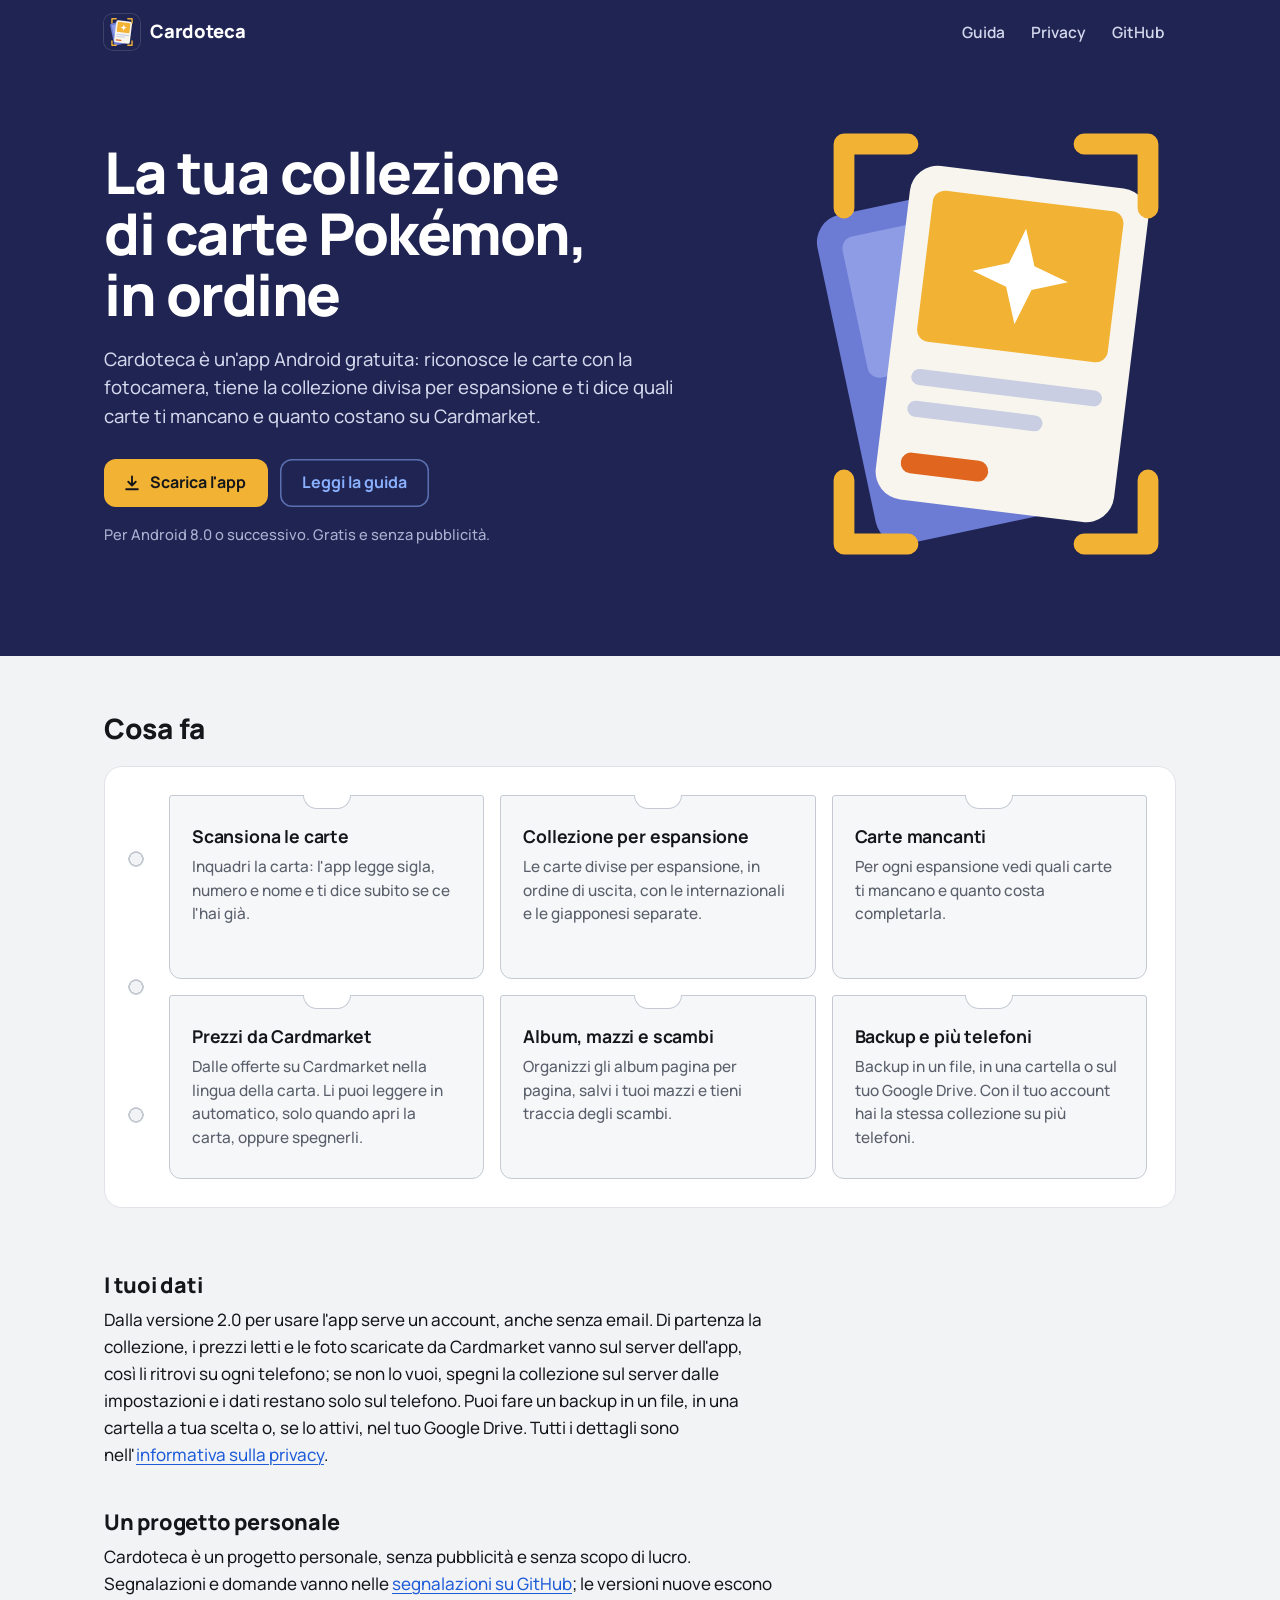
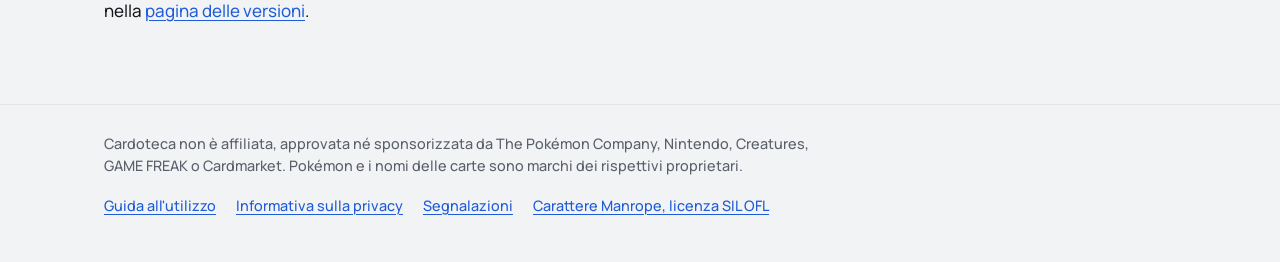
<file: docs/index.html>
<!doctype html>
<html lang="it">
<head>
<meta charset="utf-8">
<meta name="viewport" content="width=device-width, initial-scale=1">
<title>Cardoteca, app Android per la collezione di carte Pokémon</title>
<meta name="description" content="Cardoteca, app Android gratuita per la collezione di carte Pokémon.">
<meta name="theme-color" content="#1F2452">
<link rel="icon" href="icon.svg" type="image/svg+xml">
<link rel="preload" href="manrope.woff2" as="font" type="font/woff2" crossorigin>
<link rel="stylesheet" href="style.css">
</head>
<body>
<header class="band">
<div class="wrap topbar">
<a class="brand" href="index.html"><img src="icon.svg" alt="" width="36" height="36"><span>Cardoteca</span></a>
<nav class="links" aria-label="Pagine">
<a href="guida.html">Guida</a>
<a href="privacy.html">Privacy</a>
<a href="https://github.com/Pizz089/Cardoteca">GitHub</a>
</nav>
</div>
<div class="wrap hero">
<svg class="hero-art" viewBox="28 24 50 60" aria-hidden="true" focusable="false">
<g transform="rotate(-12 50 56)">
<path fill="#6C7BD4" d="M38.5,35 H61.5 A3.5,3.5 0 0 1 65,38.5 V73.5 A3.5,3.5 0 0 1 61.5,77 H38.5 A3.5,3.5 0 0 1 35,73.5 V38.5 A3.5,3.5 0 0 1 38.5,35 Z"/>
<path fill="#8E9CE6" d="M39.5,38 H60.5 A1.5,1.5 0 0 1 62,39.5 V54.5 A1.5,1.5 0 0 1 60.5,56 H39.5 A1.5,1.5 0 0 1 38,54.5 V39.5 A1.5,1.5 0 0 1 39.5,38 Z"/>
</g>
<g transform="rotate(7 56 54)">
<path fill="#F7F5EE" d="M44.5,33 H67.5 A3.5,3.5 0 0 1 71,36.5 V71.5 A3.5,3.5 0 0 1 67.5,75 H44.5 A3.5,3.5 0 0 1 41,71.5 V36.5 A3.5,3.5 0 0 1 44.5,33 Z"/>
<path fill="#F2B233" d="M45.5,36 H66.5 A1.5,1.5 0 0 1 68,37.5 V53.5 A1.5,1.5 0 0 1 66.5,55 H45.5 A1.5,1.5 0 0 1 44,53.5 V37.5 A1.5,1.5 0 0 1 45.5,36 Z"/>
<path fill="#FFFFFF" d="M56,39.5 L57.6,44 L62,45.5 L57.6,47 L56,51.5 L54.4,47 L50,45.5 L54.4,44 Z"/>
<path fill="#C9CEE2" d="M45,58.5 H67 A1,1 0 0 1 68,59.5 V59.5 A1,1 0 0 1 67,60.5 H45 A1,1 0 0 1 44,59.5 V59.5 A1,1 0 0 1 45,58.5 Z"/>
<path fill="#C9CEE2" d="M45,62.5 H60 A1,1 0 0 1 61,63.5 V63.5 A1,1 0 0 1 60,64.5 H45 A1,1 0 0 1 44,63.5 V63.5 A1,1 0 0 1 45,62.5 Z"/>
<path fill="#E0661F" d="M45.3,69 H53.7 A1.3,1.3 0 0 1 55,70.3 V70.3 A1.3,1.3 0 0 1 53.7,71.6 H45.3 A1.3,1.3 0 0 1 44,70.3 V70.3 A1.3,1.3 0 0 1 45.3,69 Z"/>
</g>
<g fill="none" stroke="#F2B233" stroke-width="2.6" stroke-linecap="round" stroke-linejoin="round">
<path d="M35,37 V29 H43"/>
<path d="M65,29 H73 V37"/>
<path d="M73,71 V79 H65"/>
<path d="M43,79 H35 V71"/>
</g>
</svg>
<div class="hero-text">
<h1>La tua collezione di carte Pokémon, in ordine</h1>
<p class="lead">Cardoteca è un'app Android gratuita: riconosce le carte con la fotocamera, tiene la collezione divisa per
espansione e ti dice quali carte ti mancano e quanto costano su Cardmarket.</p>
<p class="actions">
<a class="btn btn-gold" href="https://github.com/Pizz089/Cardoteca/releases/latest"><svg class="btn-icon" viewBox="0 0 24 24" aria-hidden="true" focusable="false"><path d="M12 4v11m0 0-4.5-4.5M12 15l4.5-4.5M5 19.5h14" fill="none" stroke="currentColor" stroke-width="2.2" stroke-linecap="round" stroke-linejoin="round"/></svg>Scarica l'app</a>
<a class="btn btn-ghost" href="guida.html">Leggi la guida</a>
</p>
<p class="req">Per Android 8.0 o successivo. Gratis e senza pubblicità.</p>
</div>
</div>
</header>

<main class="wrap home">
<section class="features" aria-labelledby="cosa-fa">
<h2 id="cosa-fa">Cosa fa</h2>
<ul class="sheet">
<li class="pocket">
<h3>Scansiona le carte</h3>
<p>Inquadri la carta: l'app legge sigla, numero e nome e ti dice subito se ce l'hai già.</p>
</li>
<li class="pocket">
<h3>Collezione per espansione</h3>
<p>Le carte divise per espansione, in ordine di uscita, con le internazionali e le giapponesi separate.</p>
</li>
<li class="pocket">
<h3>Carte mancanti</h3>
<p>Per ogni espansione vedi quali carte ti mancano e quanto costa completarla.</p>
</li>
<li class="pocket">
<h3>Prezzi da Cardmarket</h3>
<p>Dalle offerte su Cardmarket nella lingua della carta. Li puoi leggere in automatico, solo quando apri la carta,
oppure spegnerli.</p>
</li>
<li class="pocket">
<h3>Album, mazzi e scambi</h3>
<p>Organizzi gli album pagina per pagina, salvi i tuoi mazzi e tieni traccia degli scambi.</p>
</li>
<li class="pocket">
<h3>Backup e più telefoni</h3>
<p>Backup in un file, in una cartella o sul tuo Google Drive. Con il tuo account hai la stessa collezione su più
telefoni.</p>
</li>
</ul>
</section>

<section class="prose" aria-labelledby="dati">
<h2 id="dati">I tuoi dati</h2>
<p>Dalla versione 2.0 per usare l'app serve un account, anche senza email. Di partenza la collezione, i prezzi letti e le
foto scaricate da Cardmarket vanno sul server dell'app, così li ritrovi su ogni telefono; se non lo vuoi, spegni la
collezione sul server dalle impostazioni e i dati restano solo sul telefono. Puoi fare un backup in un file,
in una cartella a tua scelta o, se lo attivi, nel tuo Google Drive. Tutti i dettagli sono nell'<a href="privacy.html">informativa
sulla privacy</a>.</p>
</section>

<section class="prose" aria-labelledby="progetto">
<h2 id="progetto">Un progetto personale</h2>
<p>Cardoteca è un progetto personale, senza pubblicità e senza scopo di lucro. Segnalazioni e domande vanno nelle
<a href="https://github.com/Pizz089/Cardoteca/issues">segnalazioni su GitHub</a>; le versioni nuove escono nella
<a href="https://github.com/Pizz089/Cardoteca/releases">pagina delle versioni</a>.</p>
</section>
</main>

<footer class="site-foot">
<div class="wrap">
<p>Cardoteca non è affiliata, approvata né sponsorizzata da The Pokémon Company, Nintendo, Creatures, GAME FREAK o
Cardmarket. Pokémon e i nomi delle carte sono marchi dei rispettivi proprietari.</p>
<nav class="foot-links" aria-label="Altre pagine">
<a href="guida.html">Guida all'utilizzo</a>
<a href="privacy.html">Informativa sulla privacy</a>
<a href="https://github.com/Pizz089/Cardoteca/issues">Segnalazioni</a>
<a href="manrope-OFL.txt">Carattere Manrope, licenza SIL OFL</a>
</nav>
</div>
</footer>
</body>
</html>
</file>
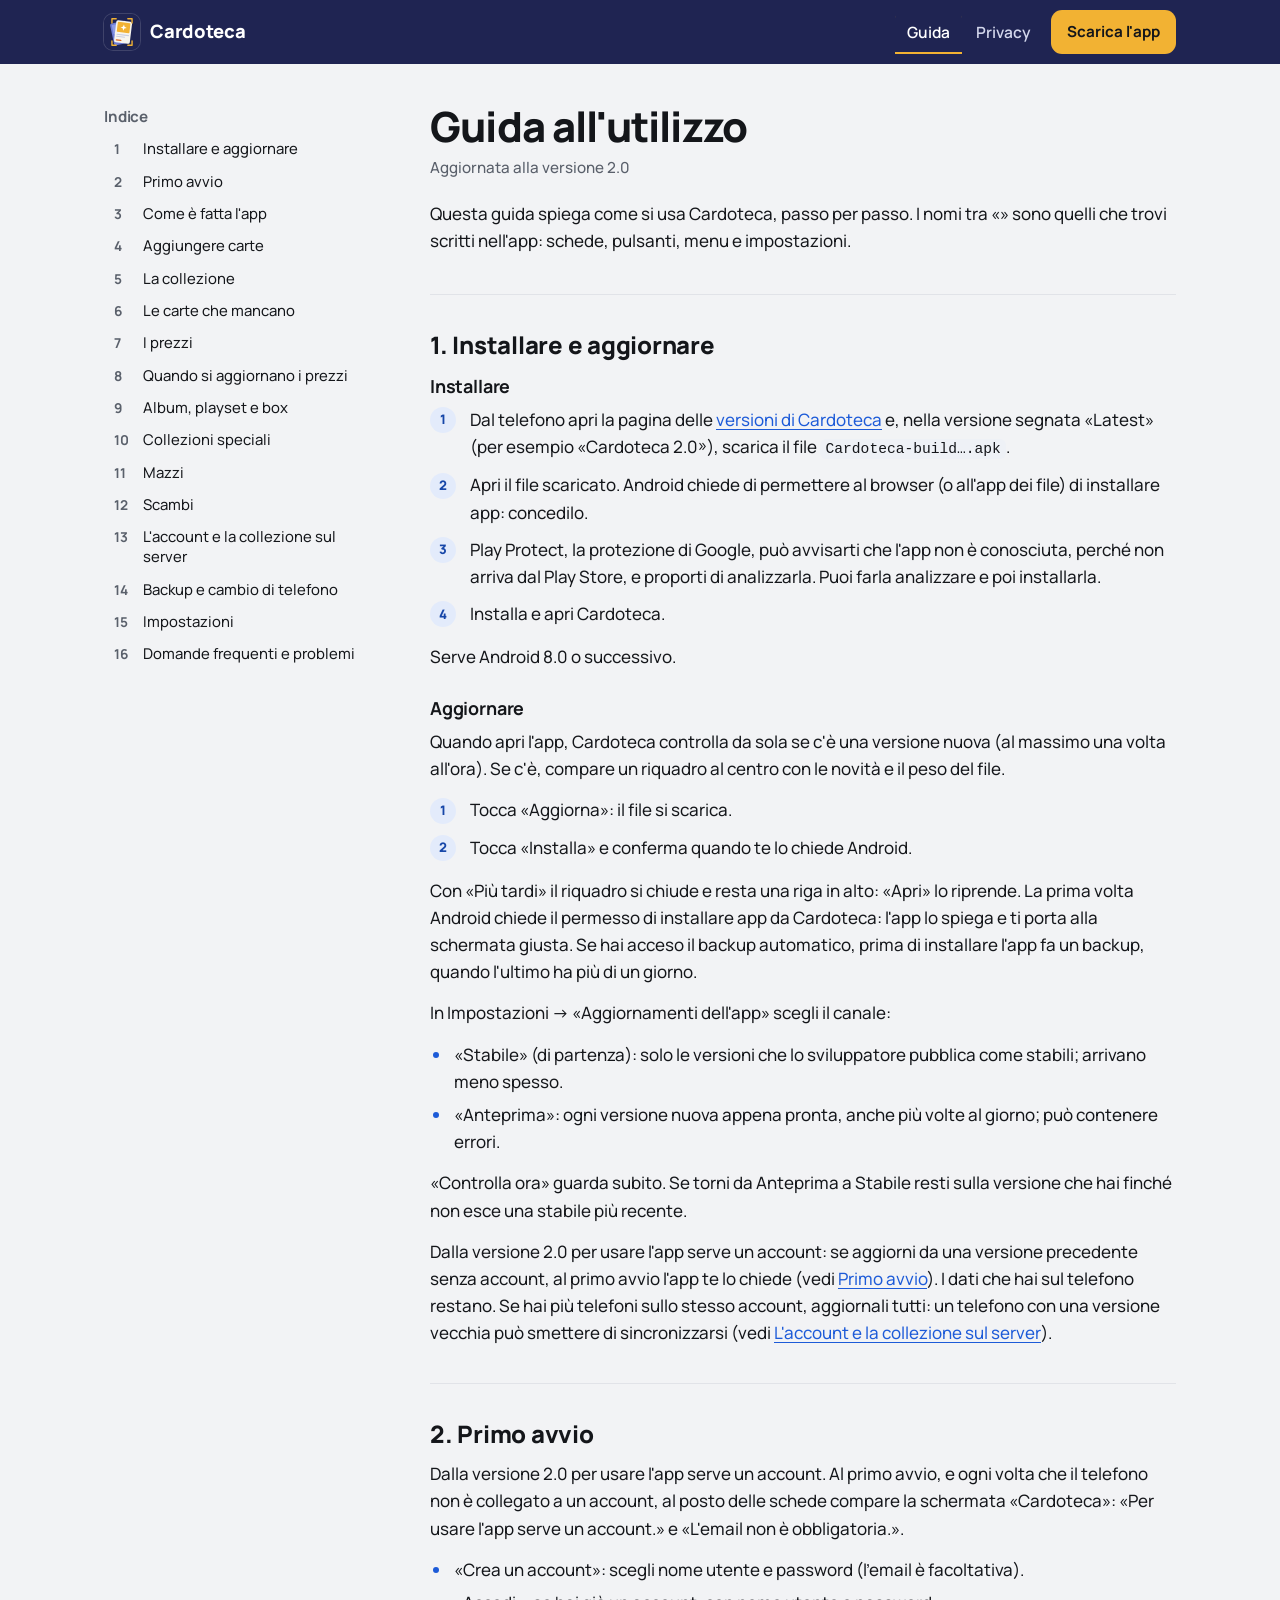
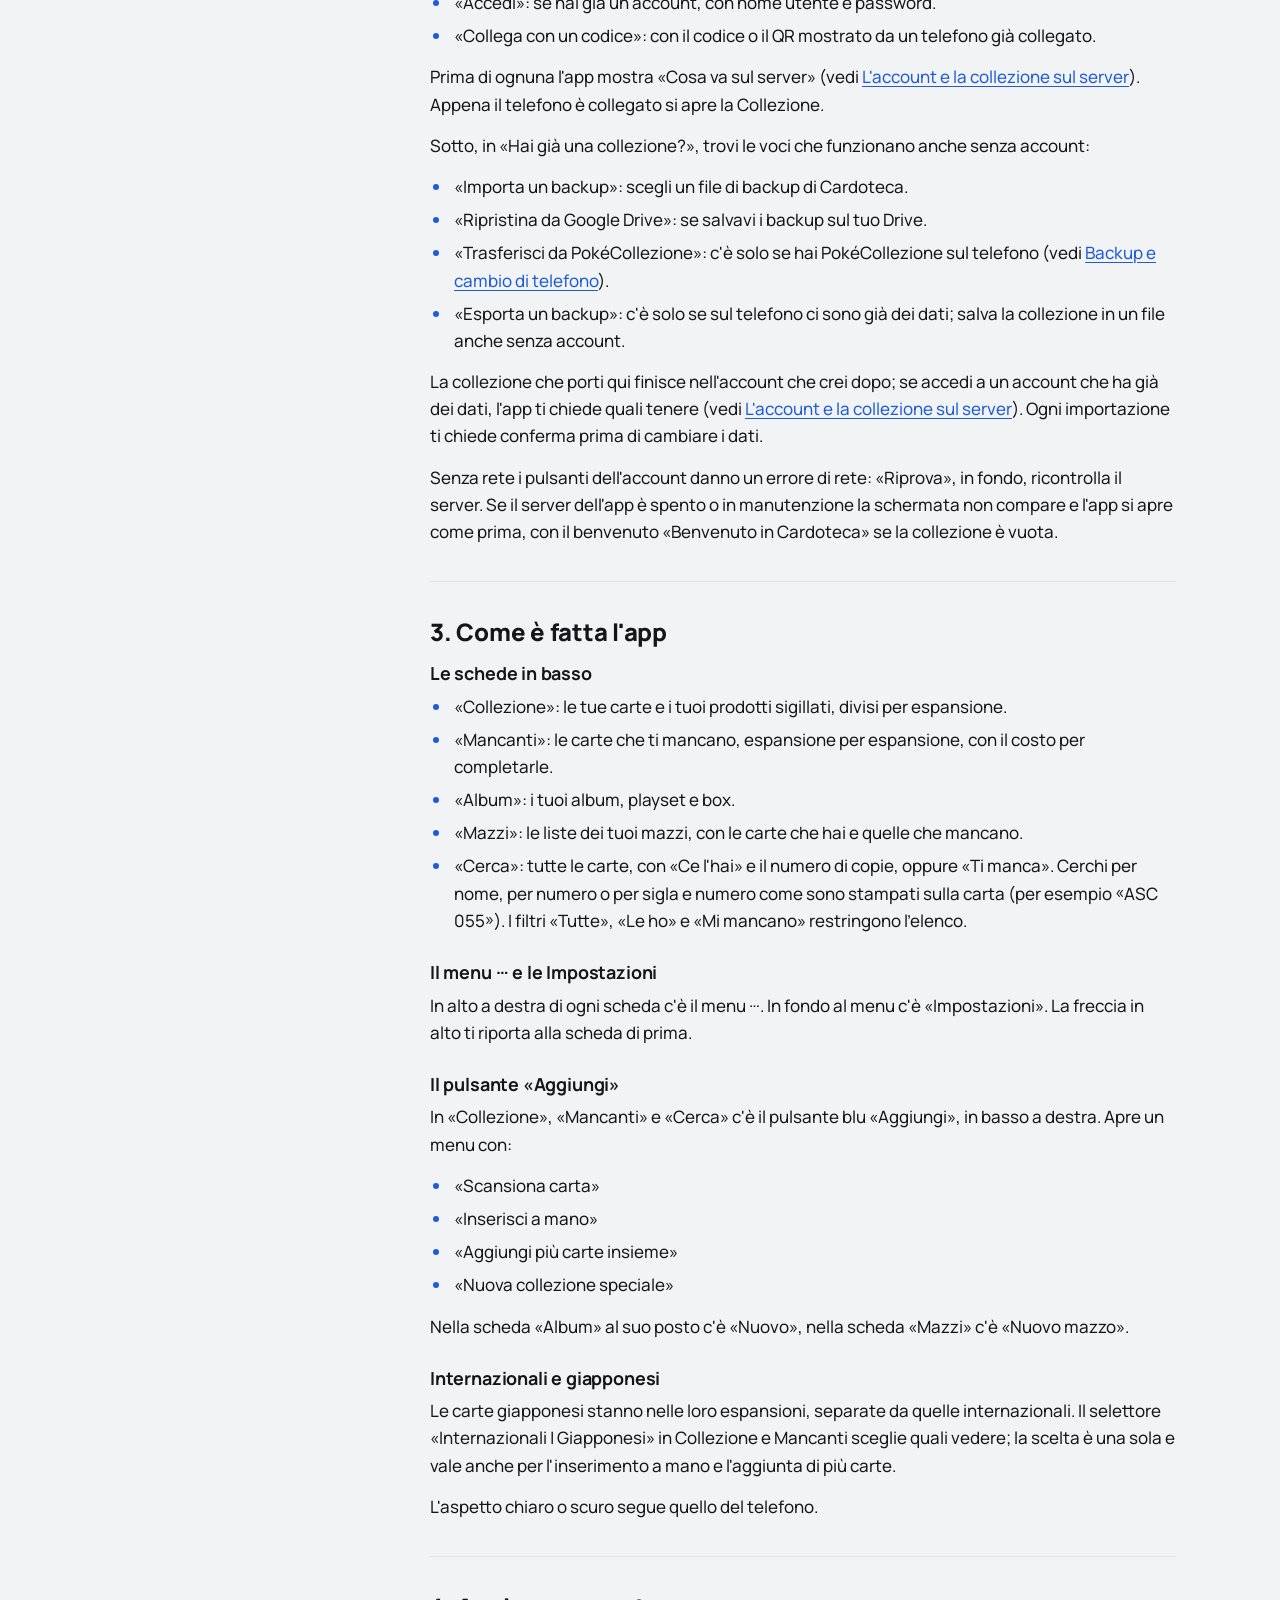
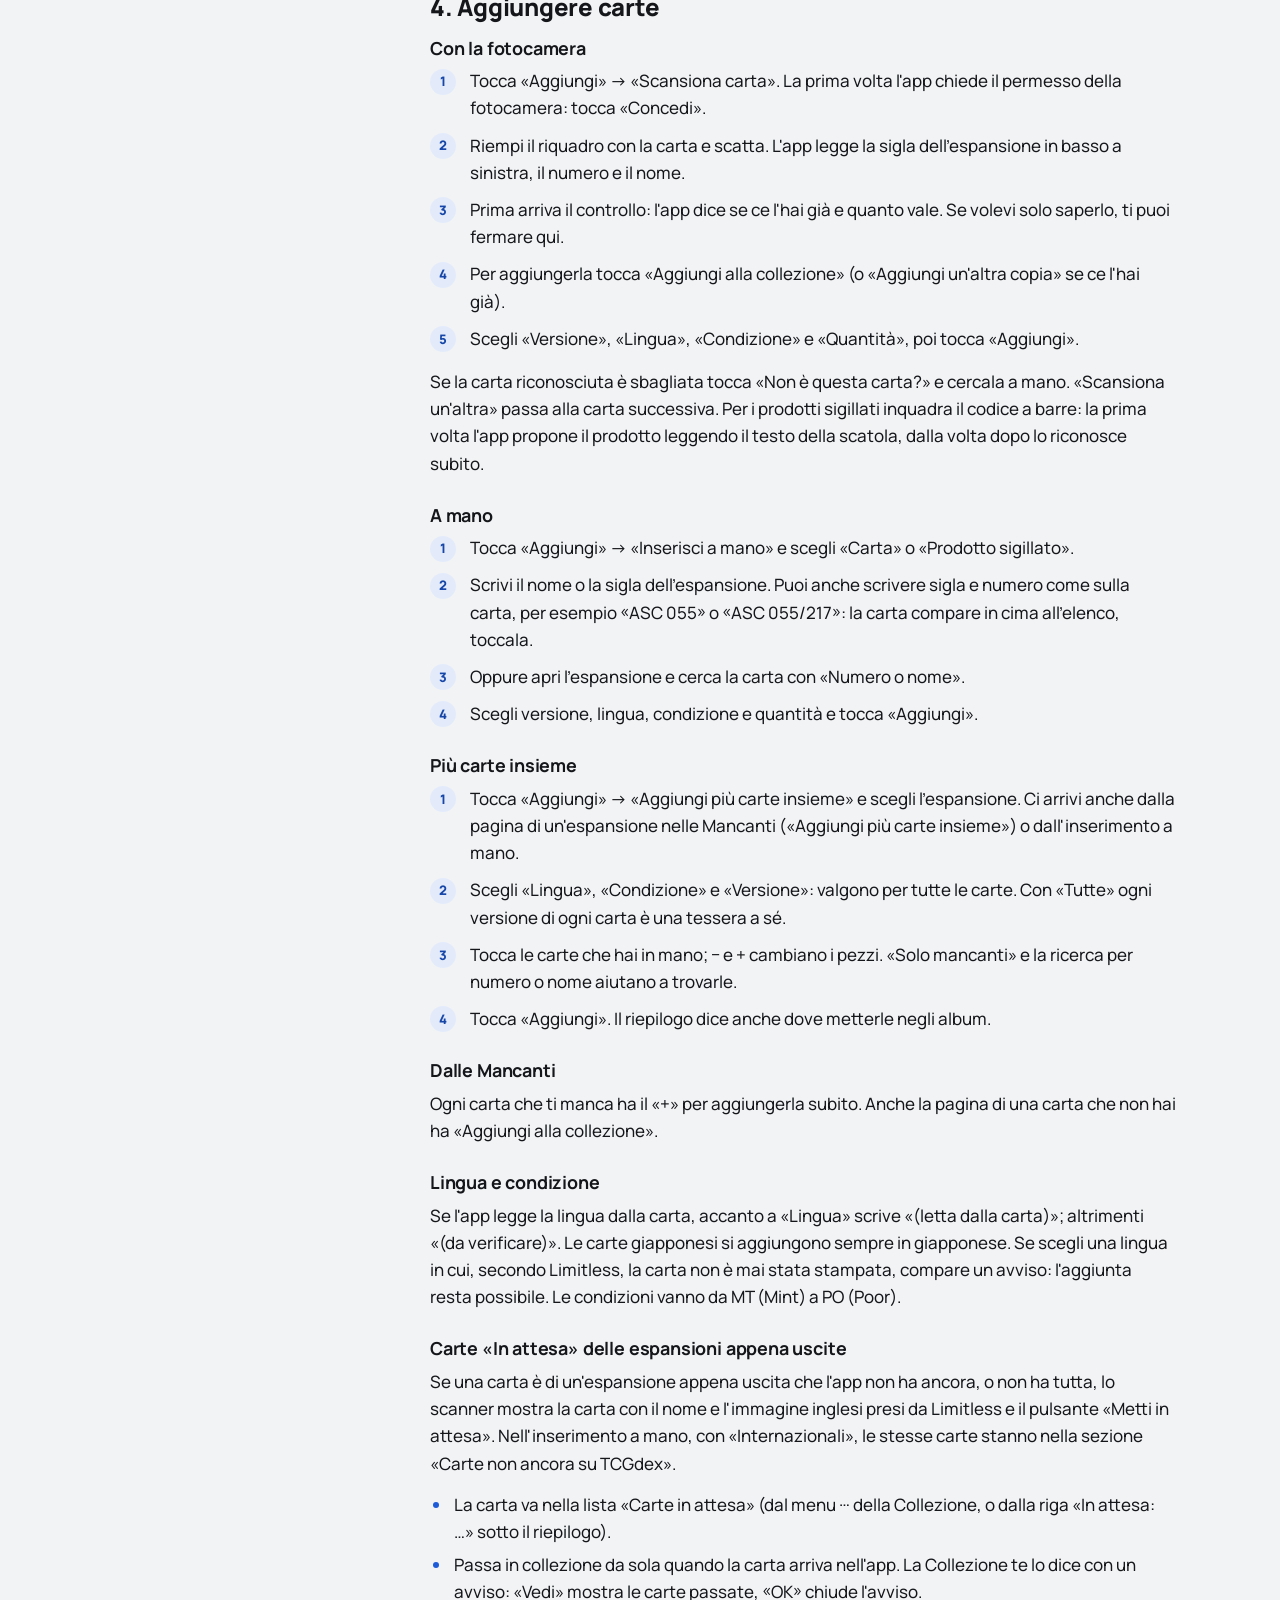
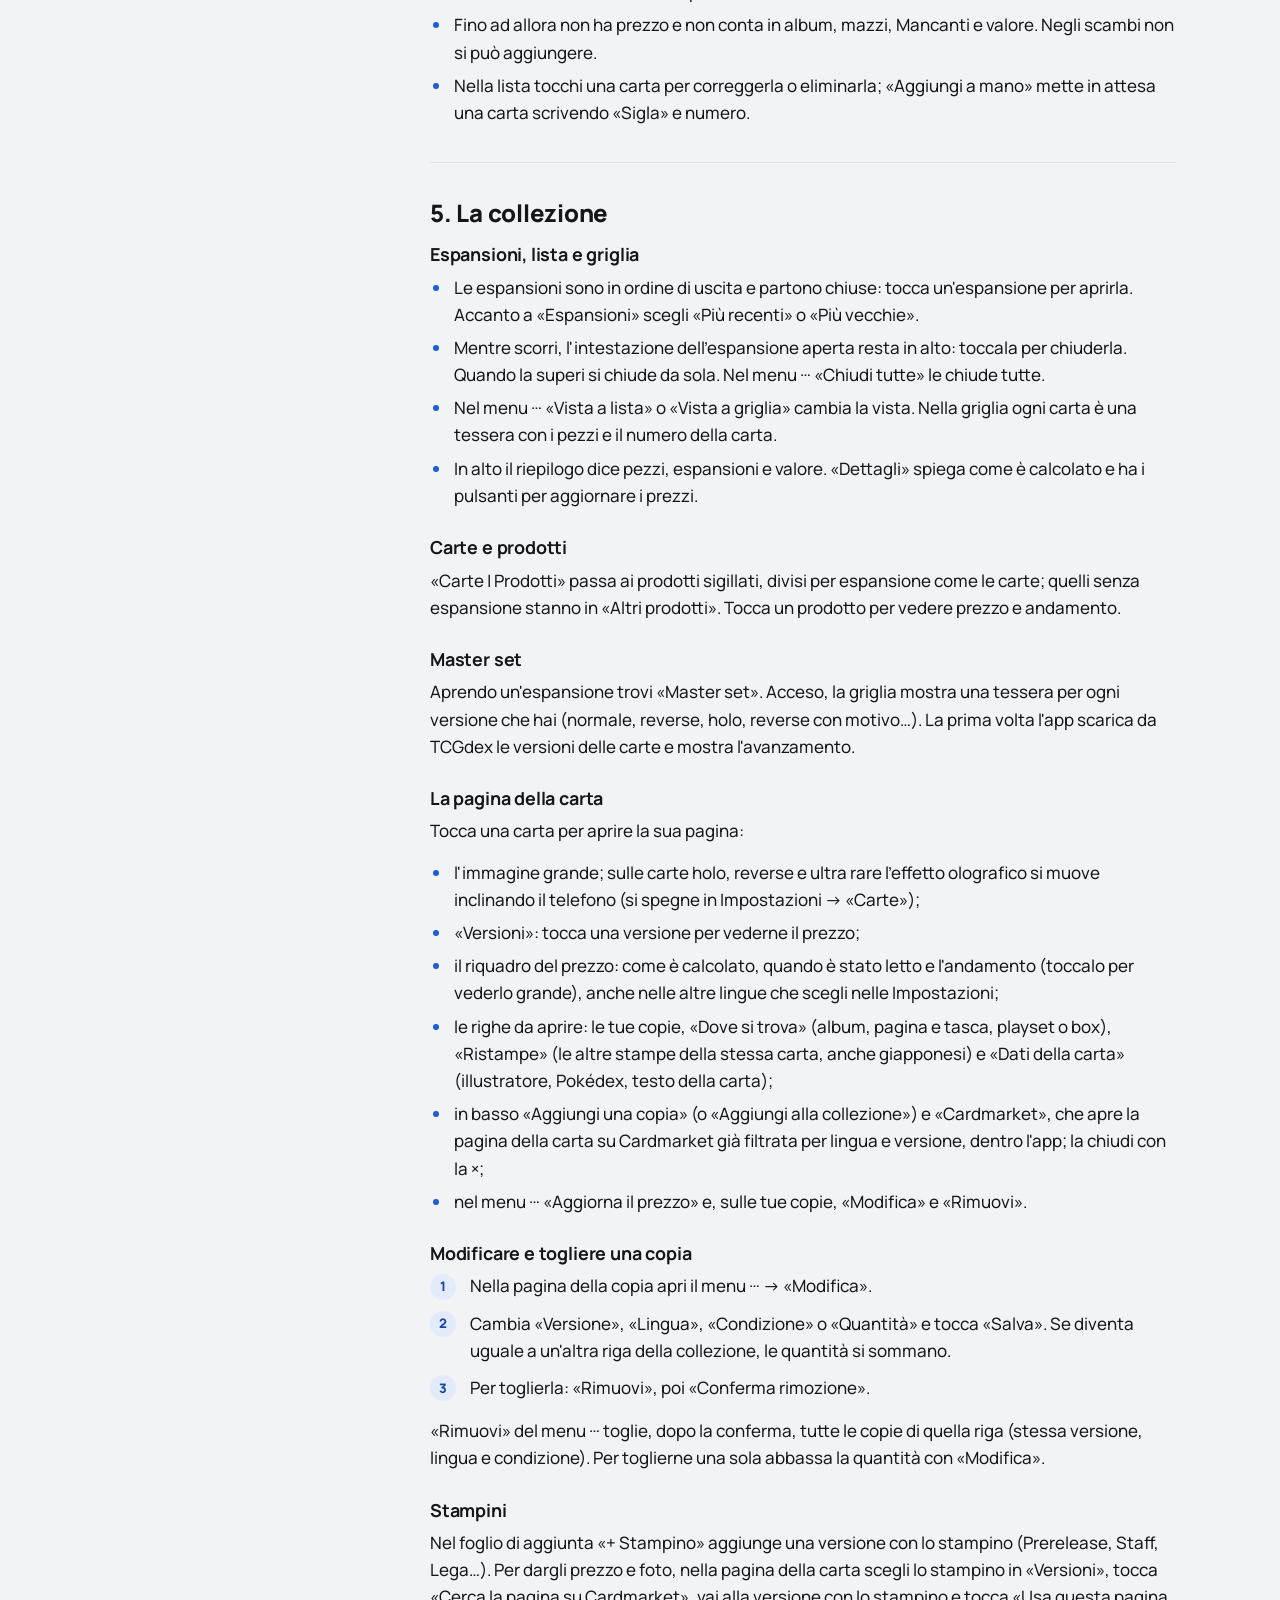
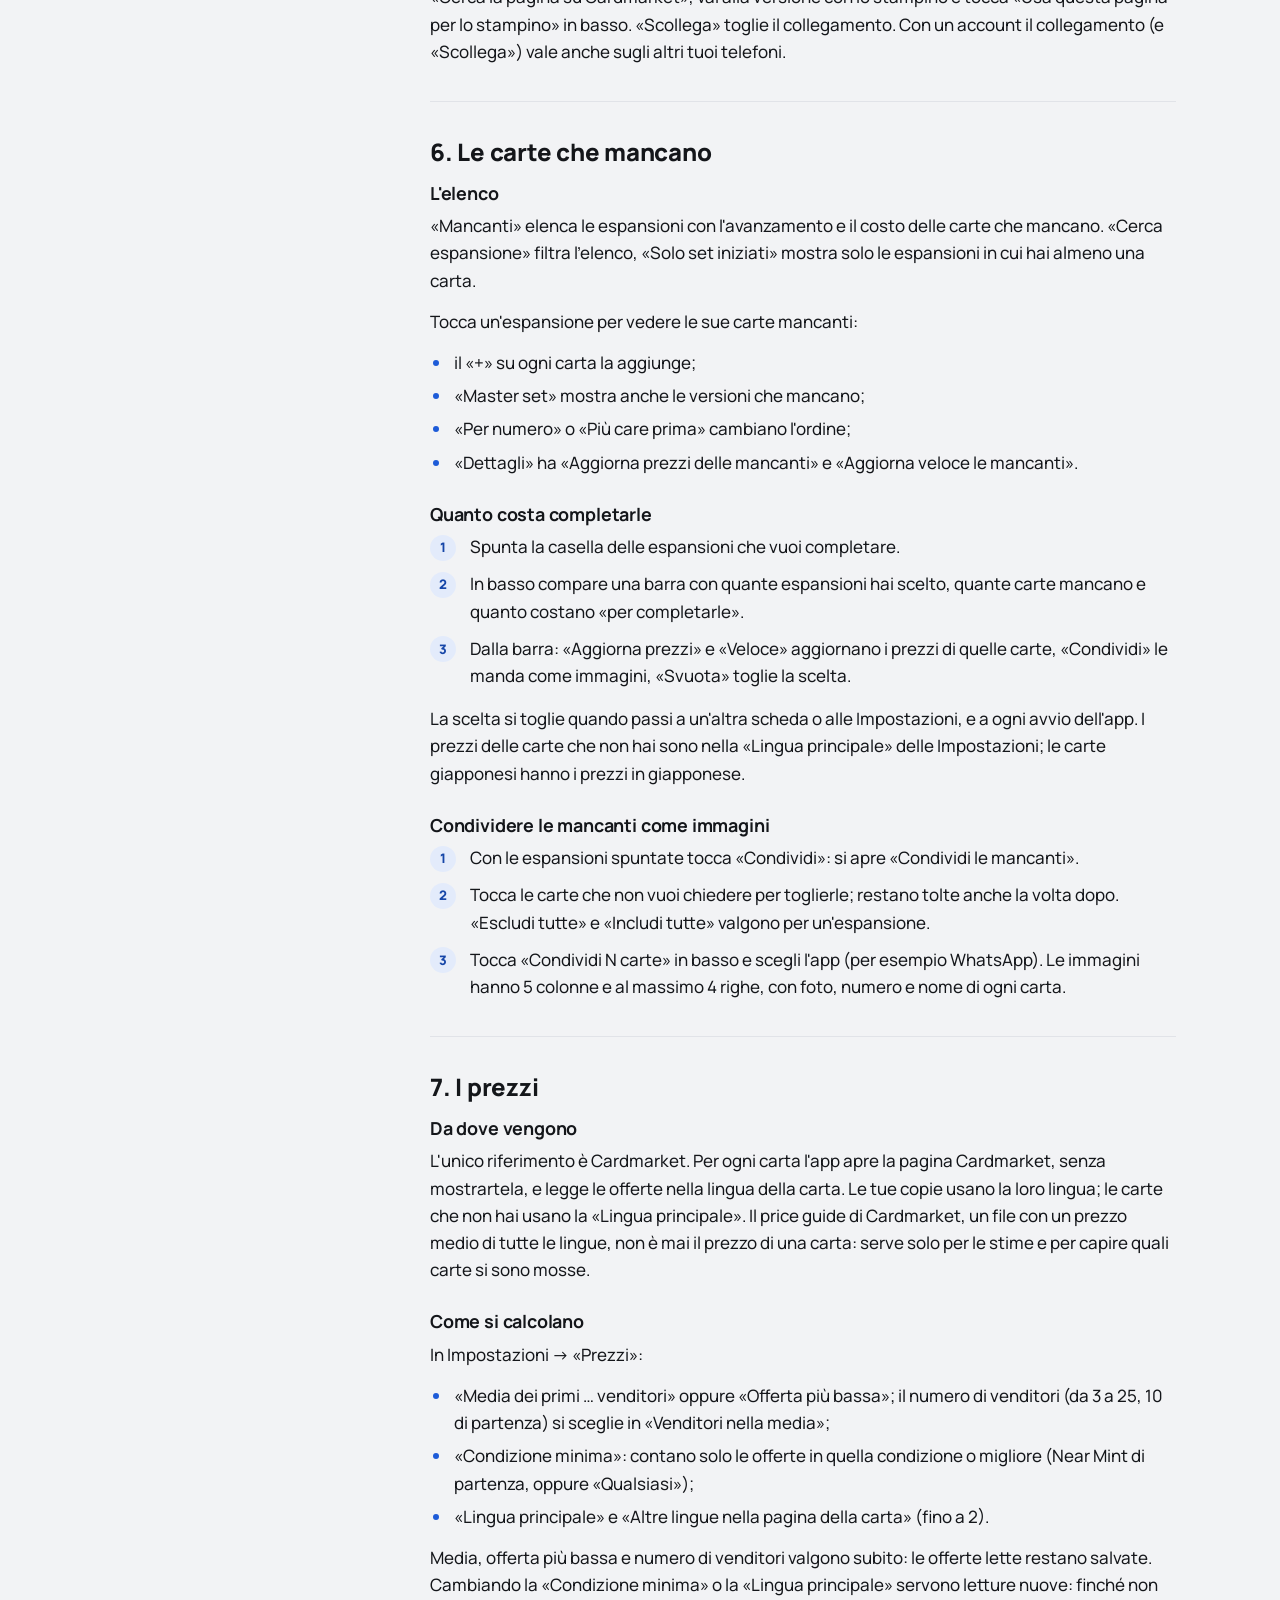
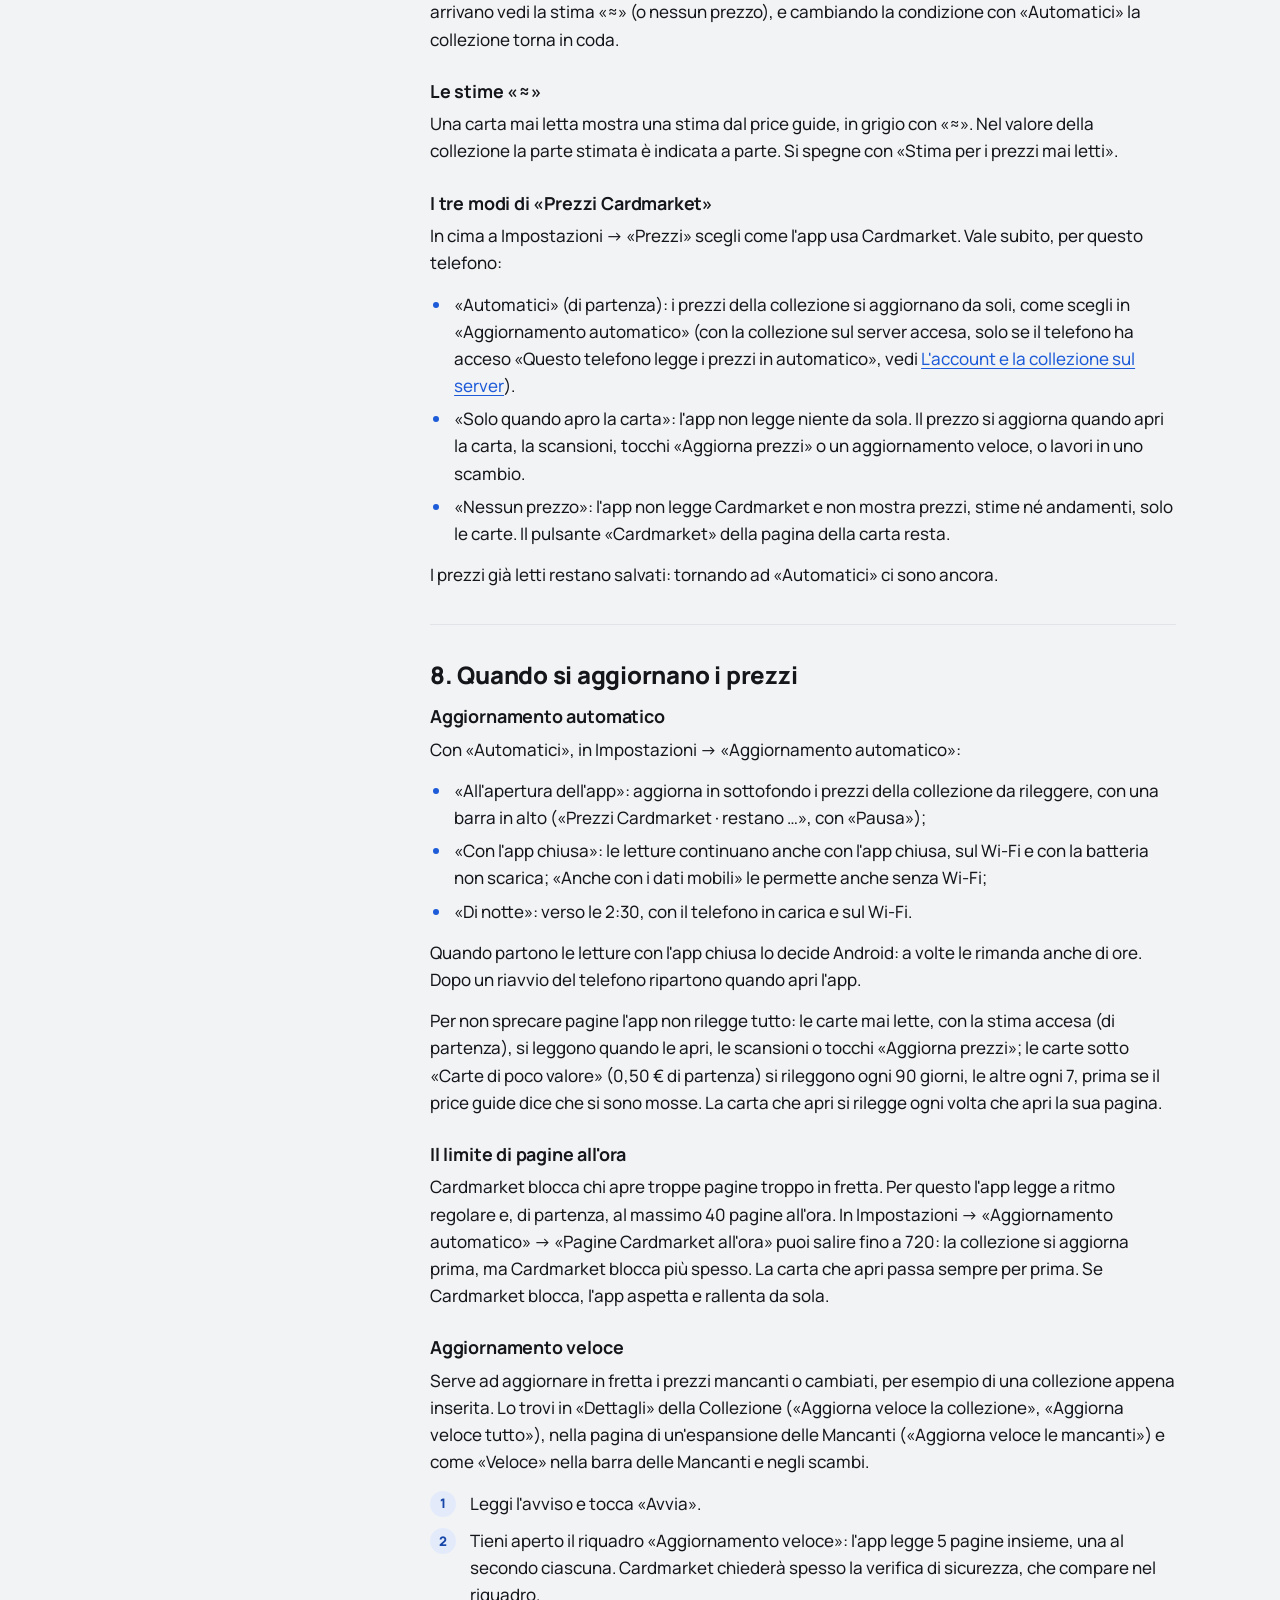
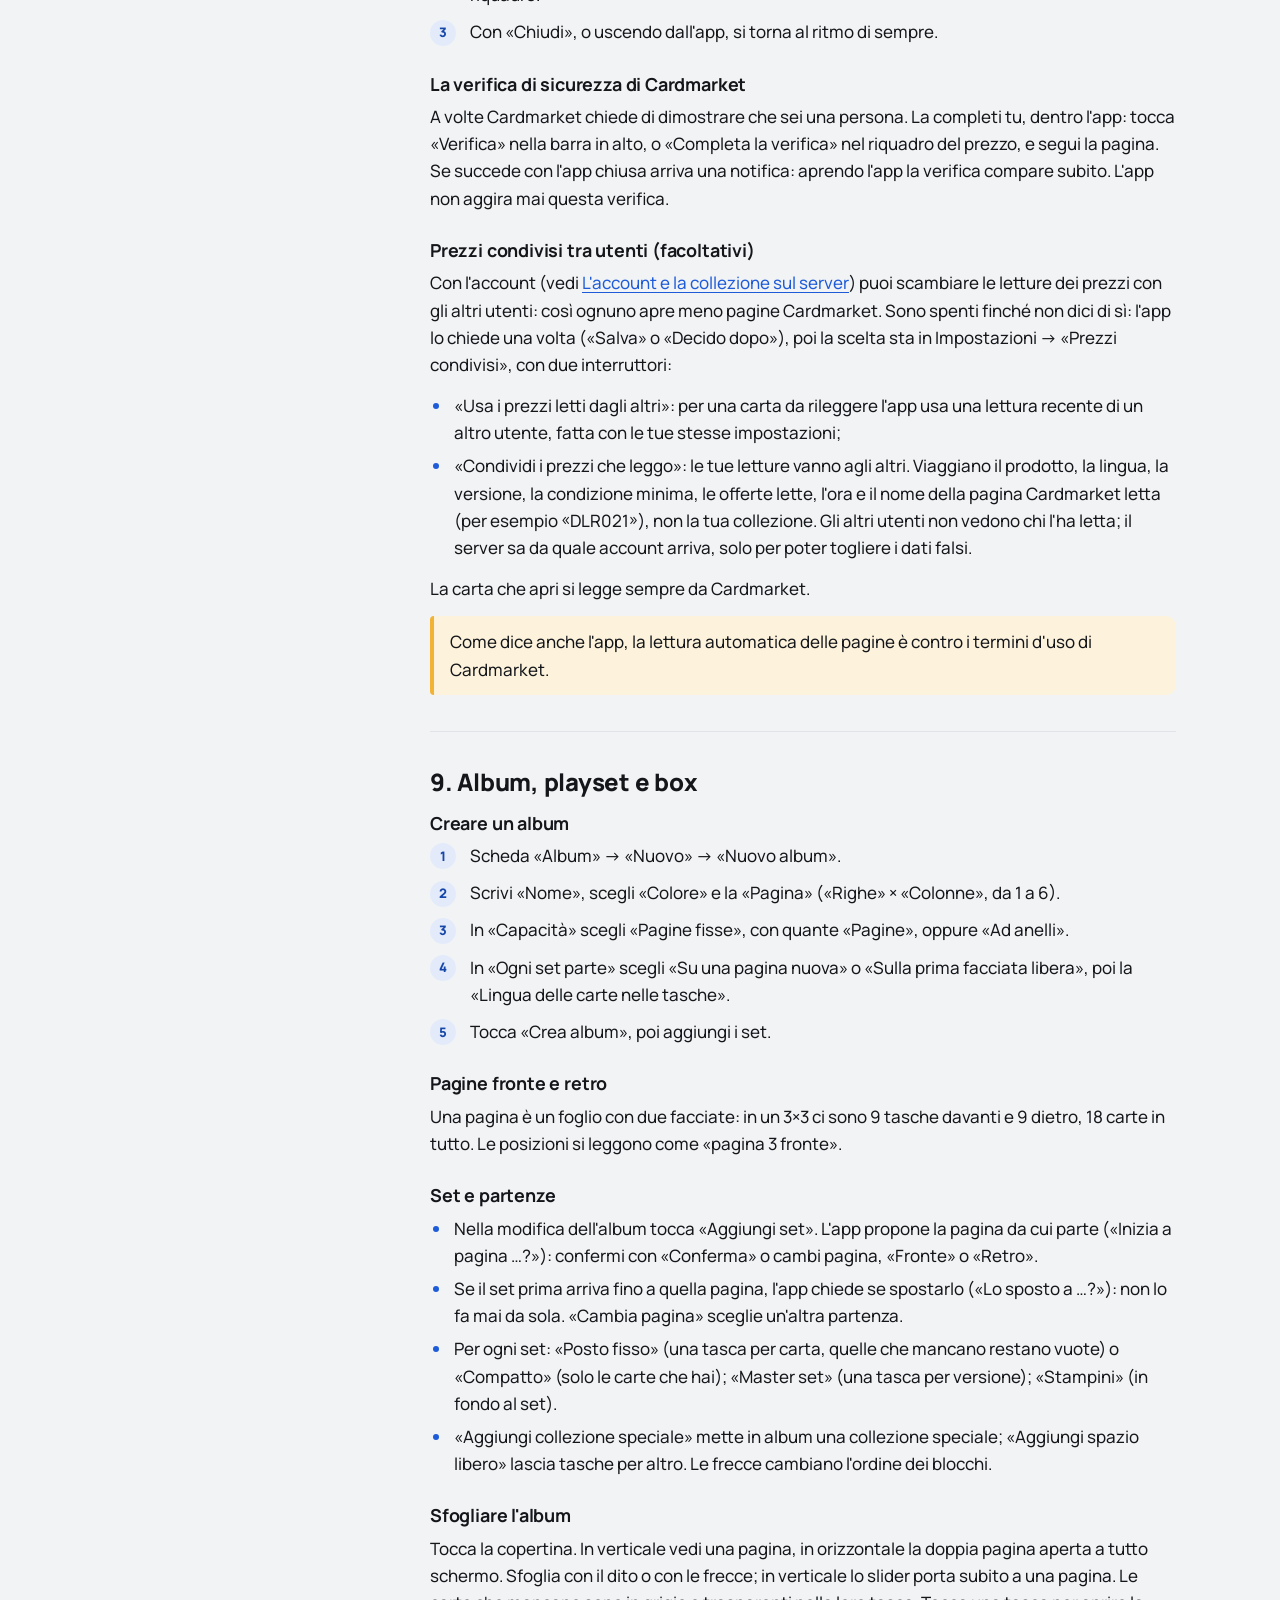
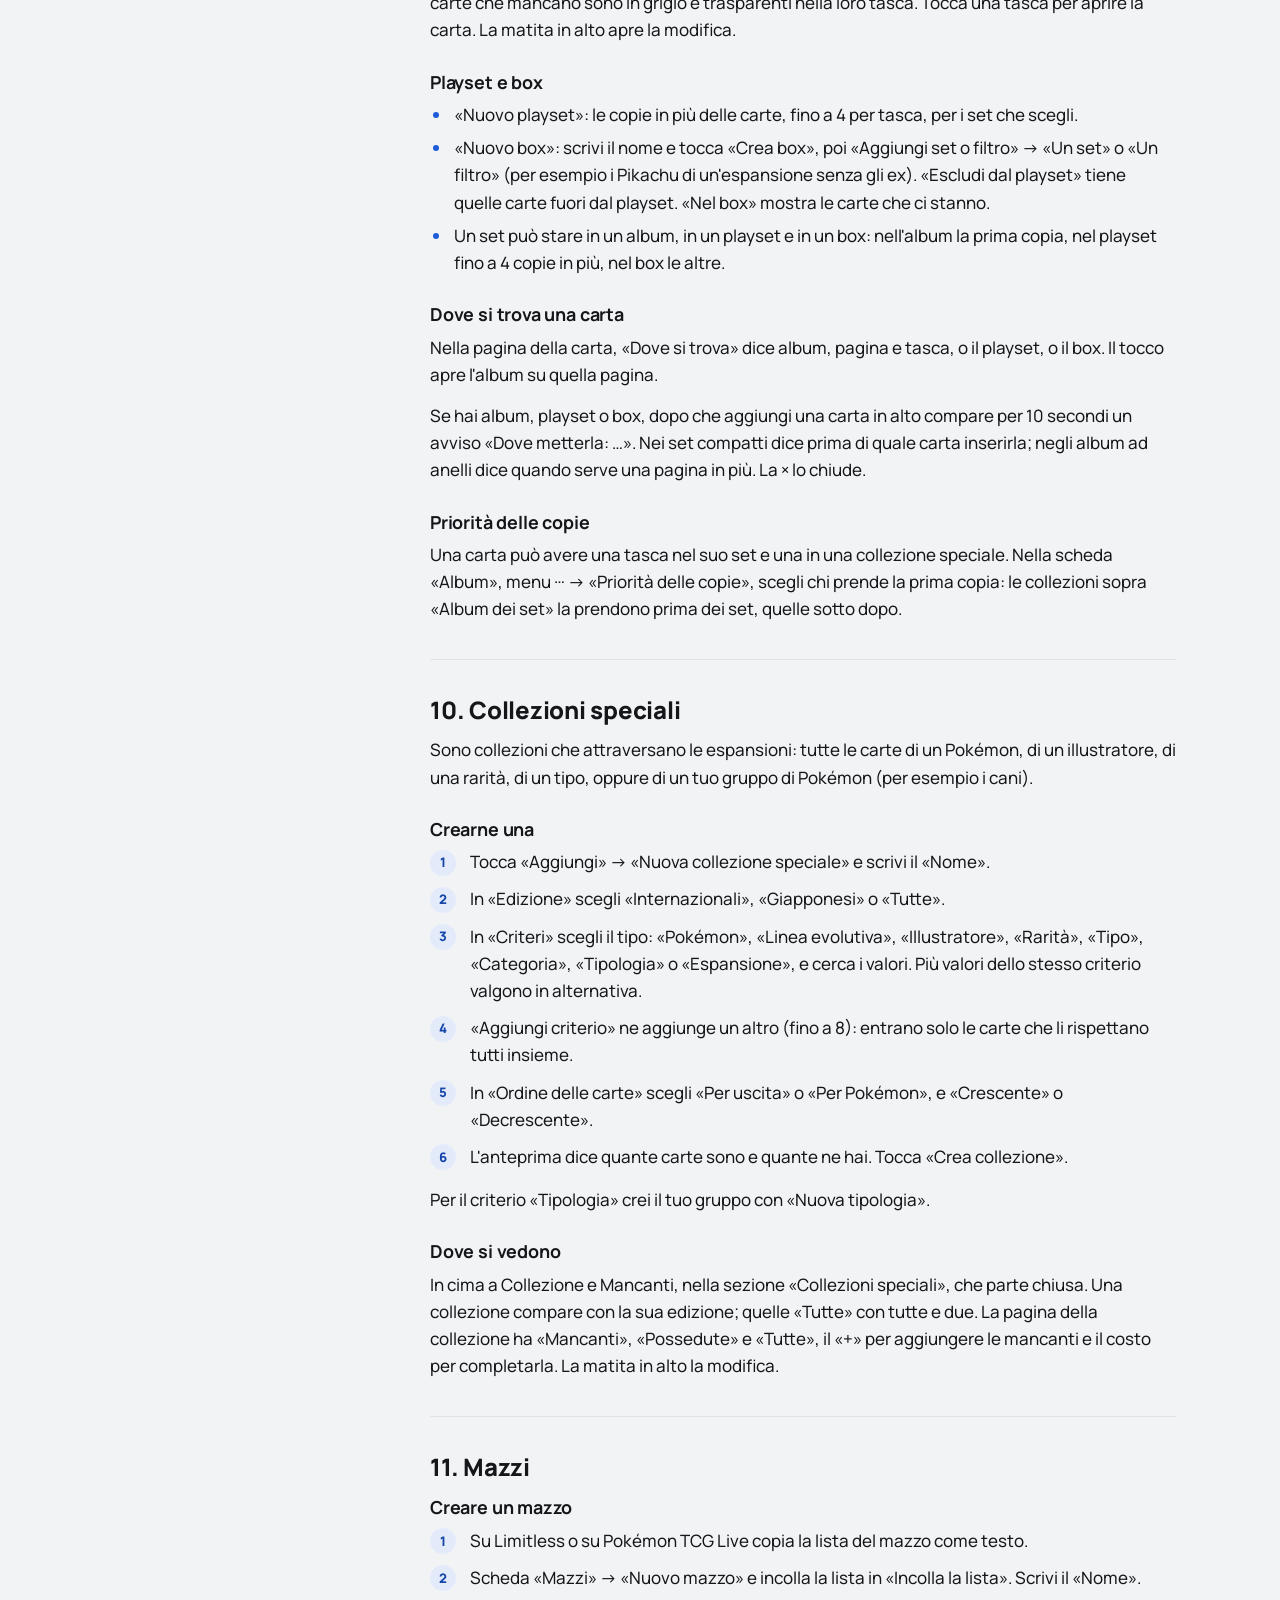
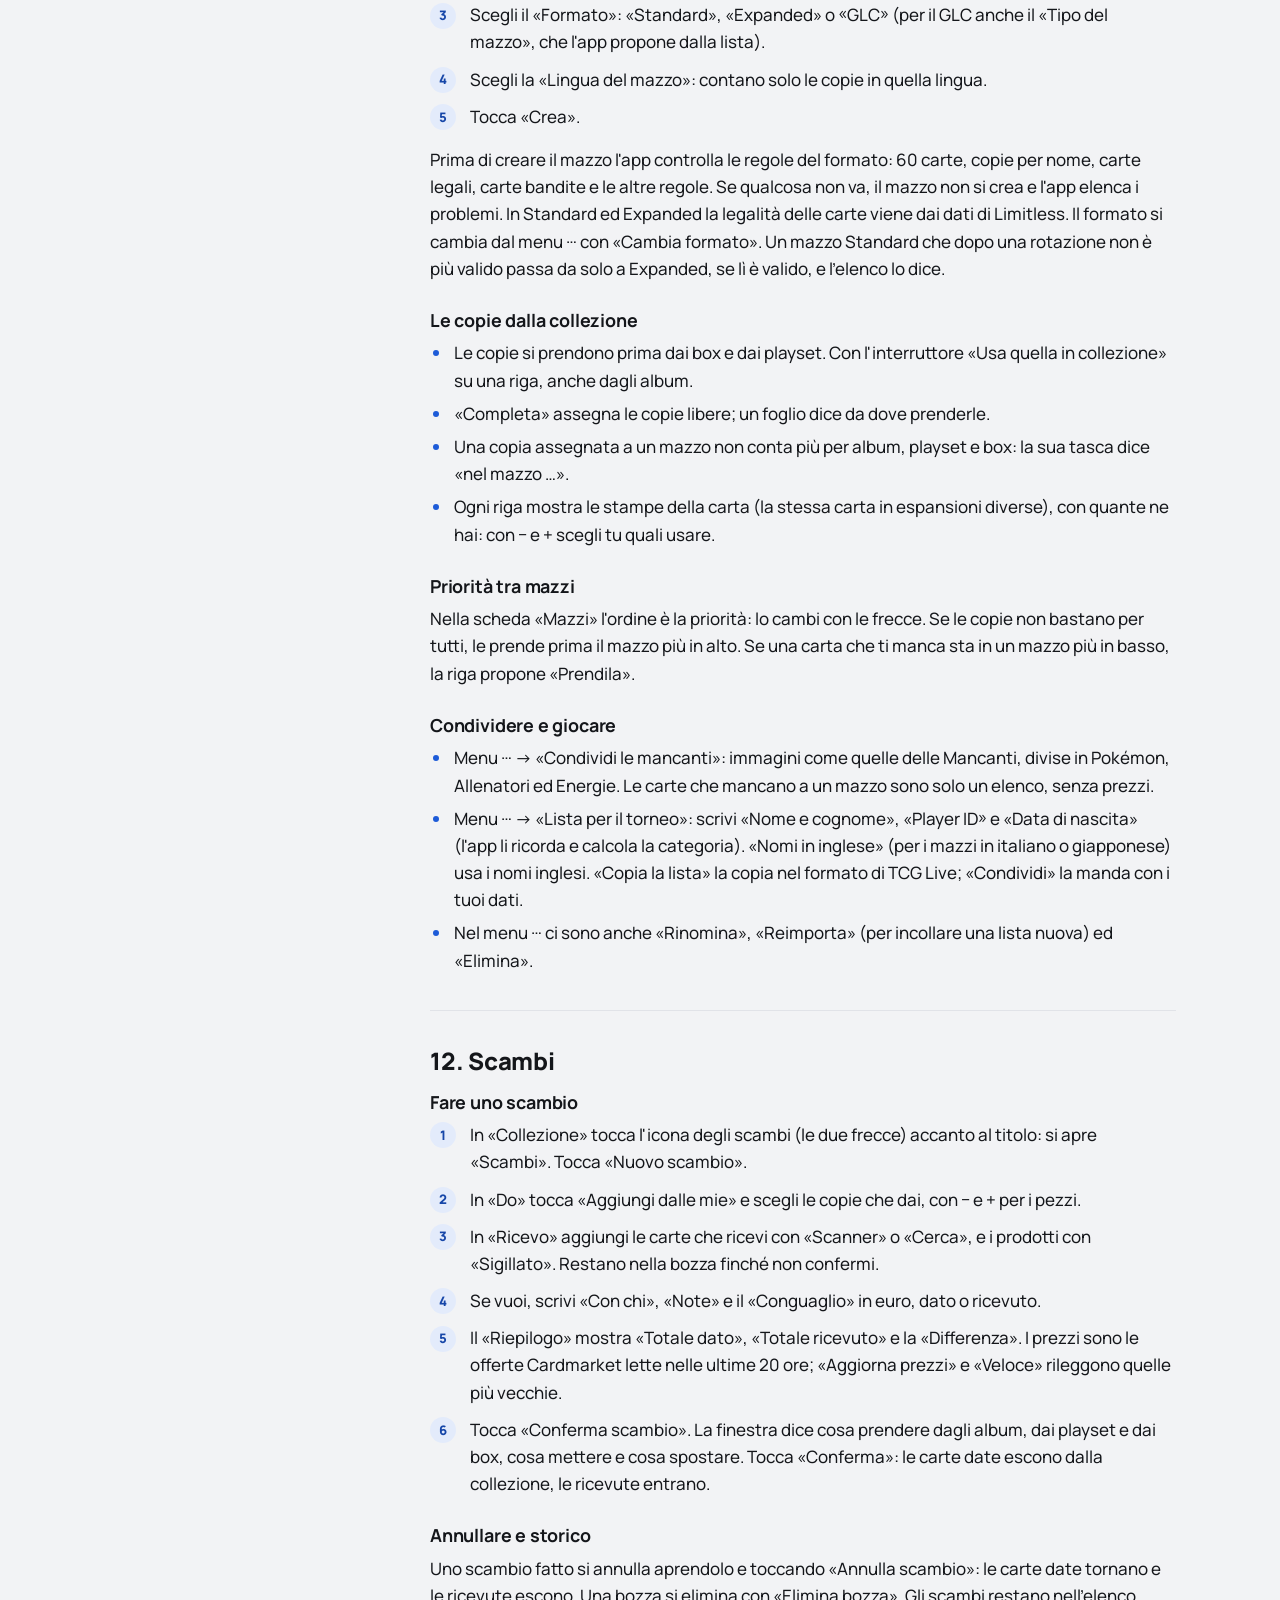
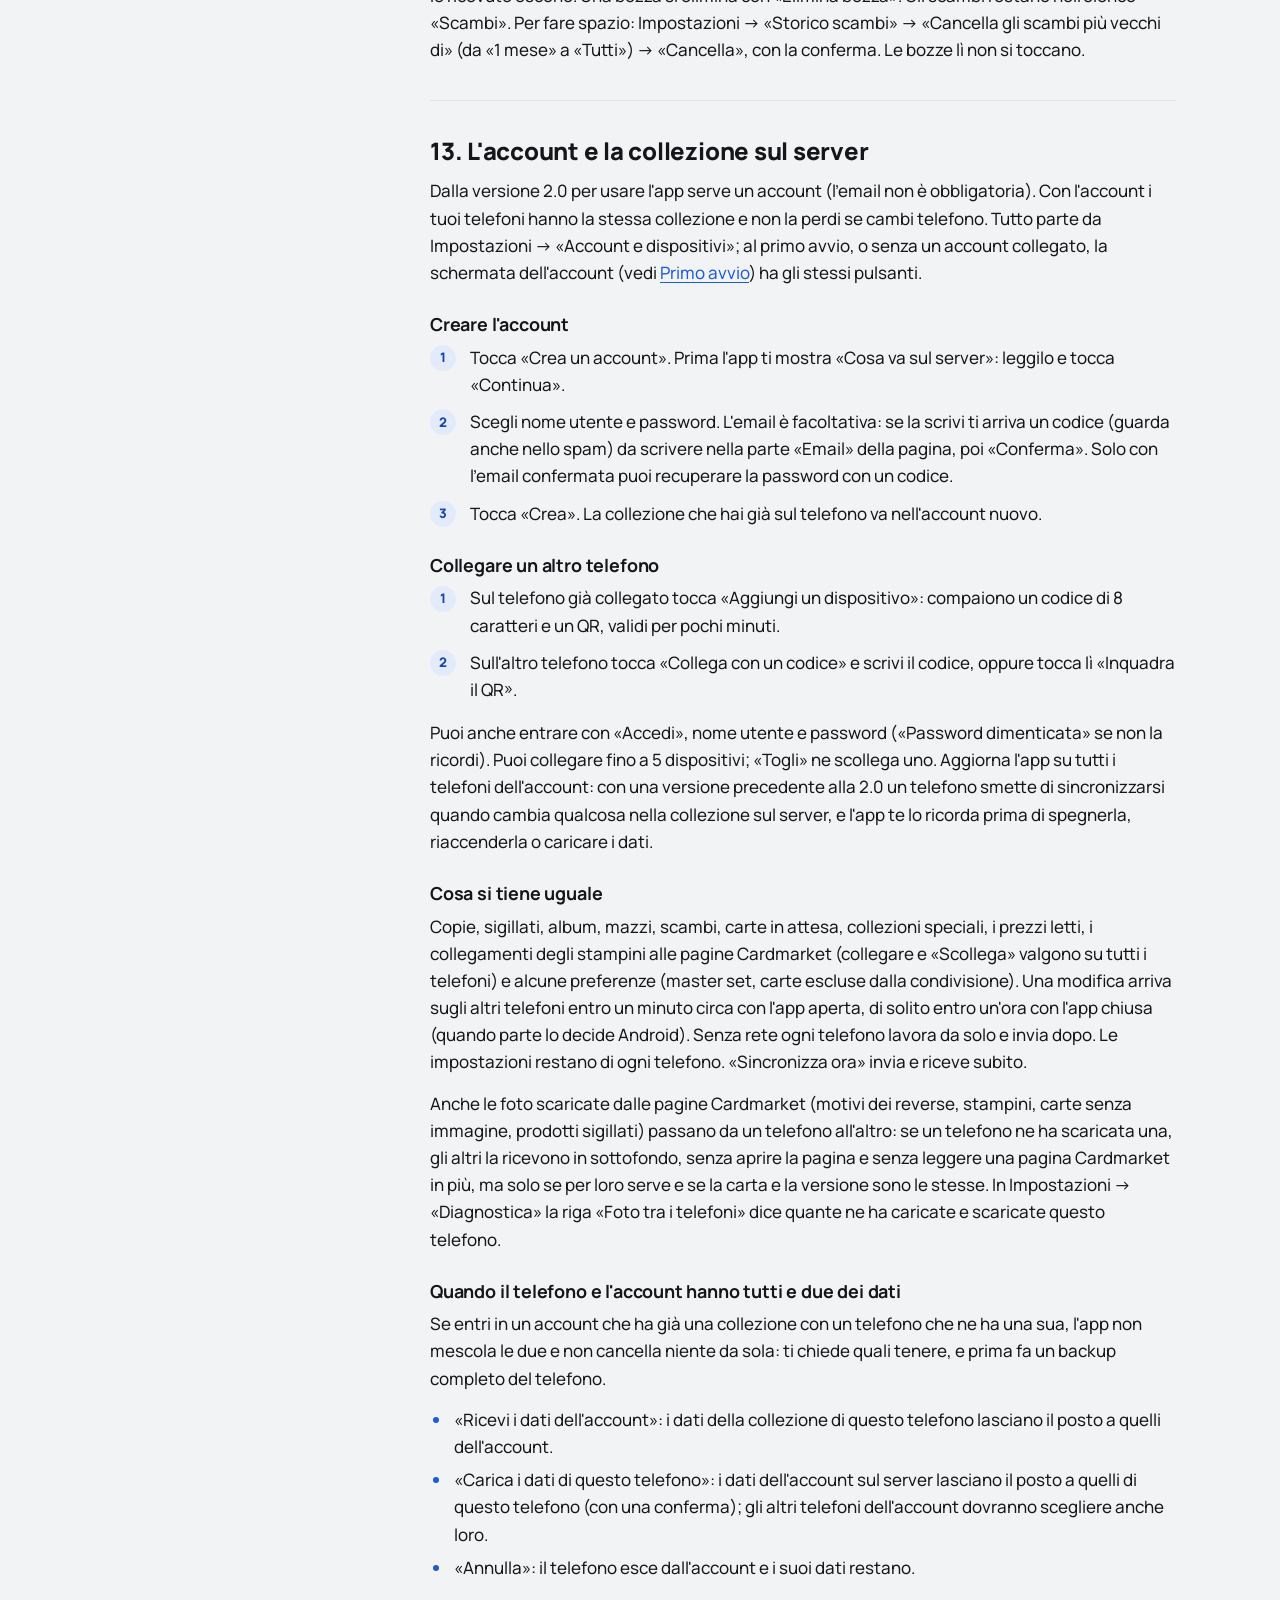
<file: docs/guida.html>
<!doctype html>
<html lang="it">
<head>
<meta charset="utf-8">
<meta name="viewport" content="width=device-width, initial-scale=1">
<title>Guida all'utilizzo di Cardoteca</title>
<meta name="description" content="Come si usa Cardoteca: aggiungere carte, collezione, mancanti, prezzi Cardmarket, album, mazzi, scambi, backup.">
<meta name="theme-color" content="#1F2452">
<link rel="icon" href="icon.svg" type="image/svg+xml">
<link rel="preload" href="manrope.woff2" as="font" type="font/woff2" crossorigin>
<link rel="stylesheet" href="style.css">
</head>
<body>
<header class="bar">
<div class="wrap topbar">
<a class="brand" href="index.html"><img src="icon.svg" alt="" width="36" height="36"><span>Cardoteca</span></a>
<nav class="links" aria-label="Pagine">
<a href="guida.html" aria-current="page">Guida</a>
<a href="privacy.html">Privacy</a>
</nav>
<a class="btn btn-gold btn-small" href="https://github.com/Pizz089/Cardoteca/releases/latest">Scarica l'app</a>
</div>
</header>
<main class="wrap doc">
<header class="doc-head">
<h1>Guida all'utilizzo</h1>
<p class="muted">Aggiornata alla versione 2.0</p>
<p>Questa guida spiega come si usa Cardoteca, passo per passo. I nomi tra «» sono quelli che trovi scritti nell'app:
schede, pulsanti, menu e impostazioni.</p>
</header>

<nav class="toc" aria-labelledby="indice">
<h2 id="indice">Indice</h2>
<ol>
<li><a href="#installare">Installare e aggiornare</a></li>
<li><a href="#primo-avvio">Primo avvio</a></li>
<li><a href="#come-e-fatta">Come è fatta l'app</a></li>
<li><a href="#aggiungere">Aggiungere carte</a></li>
<li><a href="#collezione">La collezione</a></li>
<li><a href="#mancanti">Le carte che mancano</a></li>
<li><a href="#prezzi">I prezzi</a></li>
<li><a href="#aggiornare-prezzi">Quando si aggiornano i prezzi</a></li>
<li><a href="#album">Album, playset e box</a></li>
<li><a href="#collezioni-speciali">Collezioni speciali</a></li>
<li><a href="#mazzi">Mazzi</a></li>
<li><a href="#scambi">Scambi</a></li>
<li><a href="#account">L'account e la collezione sul server</a></li>
<li><a href="#backup">Backup e cambio di telefono</a></li>
<li><a href="#impostazioni">Impostazioni</a></li>
<li><a href="#domande">Domande frequenti e problemi</a></li>
</ol>
</nav>

<div class="doc-body">
<section id="installare">
<h2>1. Installare e aggiornare</h2>
<h3>Installare</h3>
<ol>
<li>Dal telefono apri la pagina delle <a href="https://github.com/Pizz089/Cardoteca/releases">versioni di Cardoteca</a> e,
nella versione segnata «Latest» (per esempio «Cardoteca 2.0»), scarica il file <code>Cardoteca-build….apk</code>.</li>
<li>Apri il file scaricato. Android chiede di permettere al browser (o all'app dei file) di installare app: concedilo.</li>
<li>Play Protect, la protezione di Google, può avvisarti che l'app non è conosciuta, perché non arriva dal Play Store, e
proporti di analizzarla. Puoi farla analizzare e poi installarla.</li>
<li>Installa e apri Cardoteca.</li>
</ol>
<p>Serve Android 8.0 o successivo.</p>
<h3>Aggiornare</h3>
<p>Quando apri l'app, Cardoteca controlla da sola se c'è una versione nuova (al massimo una volta all'ora). Se c'è,
compare un riquadro al centro con le novità e il peso del file.</p>
<ol>
<li>Tocca «Aggiorna»: il file si scarica.</li>
<li>Tocca «Installa» e conferma quando te lo chiede Android.</li>
</ol>
<p>Con «Più tardi» il riquadro si chiude e resta una riga in alto: «Apri» lo riprende. La prima volta Android chiede il
permesso di installare app da Cardoteca: l'app lo spiega e ti porta alla schermata giusta. Se hai acceso il backup
automatico, prima di installare l'app fa un backup, quando l'ultimo ha più di un giorno.</p>
<p>In Impostazioni → «Aggiornamenti dell'app» scegli il canale:</p>
<ul>
<li>«Stabile» (di partenza): solo le versioni che lo sviluppatore pubblica come stabili; arrivano meno spesso.</li>
<li>«Anteprima»: ogni versione nuova appena pronta, anche più volte al giorno; può contenere errori.</li>
</ul>
<p>«Controlla ora» guarda subito. Se torni da Anteprima a Stabile resti sulla versione che hai finché non esce una
stabile più recente.</p>
<p>Dalla versione 2.0 per usare l'app serve un account: se aggiorni da una versione precedente senza account, al primo
avvio l'app te lo chiede (vedi <a href="#primo-avvio">Primo avvio</a>). I dati che hai sul telefono restano. Se hai più
telefoni sullo stesso account, aggiornali tutti: un telefono con una versione vecchia può smettere di sincronizzarsi (vedi
<a href="#account">L'account e la collezione sul server</a>).</p>
<p class="back"><a href="#indice">Torna all'indice</a></p>
</section>

<section id="primo-avvio">
<h2>2. Primo avvio</h2>
<p>Dalla versione 2.0 per usare l'app serve un account. Al primo avvio, e ogni volta che il telefono non è collegato a un
account, al posto delle schede compare la schermata «Cardoteca»: «Per usare l'app serve un account.» e «L'email non è
obbligatoria.».</p>
<ul>
<li>«Crea un account»: scegli nome utente e password (l'email è facoltativa).</li>
<li>«Accedi»: se hai già un account, con nome utente e password.</li>
<li>«Collega con un codice»: con il codice o il QR mostrato da un telefono già collegato.</li>
</ul>
<p>Prima di ognuna l'app mostra «Cosa va sul server» (vedi <a href="#account">L'account e la collezione sul server</a>).
Appena il telefono è collegato si apre la Collezione.</p>
<p>Sotto, in «Hai già una collezione?», trovi le voci che funzionano anche senza account:</p>
<ul>
<li>«Importa un backup»: scegli un file di backup di Cardoteca.</li>
<li>«Ripristina da Google Drive»: se salvavi i backup sul tuo Drive.</li>
<li>«Trasferisci da PokéCollezione»: c'è solo se hai PokéCollezione sul telefono (vedi <a href="#backup">Backup e cambio di
telefono</a>).</li>
<li>«Esporta un backup»: c'è solo se sul telefono ci sono già dei dati; salva la collezione in un file anche senza
account.</li>
</ul>
<p>La collezione che porti qui finisce nell'account che crei dopo; se accedi a un account che ha già dei dati, l'app ti
chiede quali tenere (vedi <a href="#account">L'account e la collezione sul server</a>). Ogni importazione ti chiede
conferma prima di cambiare i dati.</p>
<p>Senza rete i pulsanti dell'account danno un errore di rete: «Riprova», in fondo, ricontrolla il server. Se il server
dell'app è spento o in manutenzione la schermata non compare e l'app si apre come prima, con il benvenuto «Benvenuto in
Cardoteca» se la collezione è vuota.</p>
<p class="back"><a href="#indice">Torna all'indice</a></p>
</section>

<section id="come-e-fatta">
<h2>3. Come è fatta l'app</h2>
<h3>Le schede in basso</h3>
<ul>
<li>«Collezione»: le tue carte e i tuoi prodotti sigillati, divisi per espansione.</li>
<li>«Mancanti»: le carte che ti mancano, espansione per espansione, con il costo per completarle.</li>
<li>«Album»: i tuoi album, playset e box.</li>
<li>«Mazzi»: le liste dei tuoi mazzi, con le carte che hai e quelle che mancano.</li>
<li>«Cerca»: tutte le carte, con «Ce l'hai» e il numero di copie, oppure «Ti manca». Cerchi per nome, per numero o per
sigla e numero come sono stampati sulla carta (per esempio «ASC 055»). I filtri «Tutte», «Le ho» e «Mi mancano»
restringono l'elenco.</li>
</ul>
<h3>Il menu ⋯ e le Impostazioni</h3>
<p>In alto a destra di ogni scheda c'è il menu ⋯. In fondo al menu c'è «Impostazioni». La freccia in alto ti riporta alla
scheda di prima.</p>
<h3>Il pulsante «Aggiungi»</h3>
<p>In «Collezione», «Mancanti» e «Cerca» c'è il pulsante blu «Aggiungi», in basso a destra. Apre un menu con:</p>
<ul>
<li>«Scansiona carta»</li>
<li>«Inserisci a mano»</li>
<li>«Aggiungi più carte insieme»</li>
<li>«Nuova collezione speciale»</li>
</ul>
<p>Nella scheda «Album» al suo posto c'è «Nuovo», nella scheda «Mazzi» c'è «Nuovo mazzo».</p>
<h3>Internazionali e giapponesi</h3>
<p>Le carte giapponesi stanno nelle loro espansioni, separate da quelle internazionali. Il selettore «Internazionali |
Giapponesi» in Collezione e Mancanti sceglie quali vedere; la scelta è una sola e vale anche per l'inserimento a mano e
l'aggiunta di più carte.</p>
<p>L'aspetto chiaro o scuro segue quello del telefono.</p>
<p class="back"><a href="#indice">Torna all'indice</a></p>
</section>

<section id="aggiungere">
<h2>4. Aggiungere carte</h2>
<h3>Con la fotocamera</h3>
<ol>
<li>Tocca «Aggiungi» → «Scansiona carta». La prima volta l'app chiede il permesso della fotocamera: tocca «Concedi».</li>
<li>Riempi il riquadro con la carta e scatta. L'app legge la sigla dell'espansione in basso a sinistra, il numero e il
nome.</li>
<li>Prima arriva il controllo: l'app dice se ce l'hai già e quanto vale. Se volevi solo saperlo, ti puoi fermare
qui.</li>
<li>Per aggiungerla tocca «Aggiungi alla collezione» (o «Aggiungi un'altra copia» se ce l'hai già).</li>
<li>Scegli «Versione», «Lingua», «Condizione» e «Quantità», poi tocca «Aggiungi».</li>
</ol>
<p>Se la carta riconosciuta è sbagliata tocca «Non è questa carta?» e cercala a mano. «Scansiona un'altra» passa alla carta
successiva. Per i prodotti sigillati inquadra il codice a barre: la prima volta l'app propone il prodotto leggendo il
testo della scatola, dalla volta dopo lo riconosce subito.</p>
<h3>A mano</h3>
<ol>
<li>Tocca «Aggiungi» → «Inserisci a mano» e scegli «Carta» o «Prodotto sigillato».</li>
<li>Scrivi il nome o la sigla dell'espansione. Puoi anche scrivere sigla e numero come sulla carta, per esempio «ASC 055»
o «ASC 055/217»: la carta compare in cima all'elenco, toccala.</li>
<li>Oppure apri l'espansione e cerca la carta con «Numero o nome».</li>
<li>Scegli versione, lingua, condizione e quantità e tocca «Aggiungi».</li>
</ol>
<h3>Più carte insieme</h3>
<ol>
<li>Tocca «Aggiungi» → «Aggiungi più carte insieme» e scegli l'espansione. Ci arrivi anche dalla pagina di un'espansione
nelle Mancanti («Aggiungi più carte insieme») o dall'inserimento a mano.</li>
<li>Scegli «Lingua», «Condizione» e «Versione»: valgono per tutte le carte. Con «Tutte» ogni versione di ogni carta è una
tessera a sé.</li>
<li>Tocca le carte che hai in mano; − e + cambiano i pezzi. «Solo mancanti» e la ricerca per numero o nome aiutano a
trovarle.</li>
<li>Tocca «Aggiungi». Il riepilogo dice anche dove metterle negli album.</li>
</ol>
<h3>Dalle Mancanti</h3>
<p>Ogni carta che ti manca ha il «+» per aggiungerla subito. Anche la pagina di una carta che non hai ha «Aggiungi alla
collezione».</p>
<h3>Lingua e condizione</h3>
<p>Se l'app legge la lingua dalla carta, accanto a «Lingua» scrive «(letta dalla carta)»; altrimenti «(da verificare)». Le
carte giapponesi si aggiungono sempre in giapponese. Se scegli una lingua in cui, secondo Limitless, la carta non è mai
stata stampata, compare un avviso: l'aggiunta resta possibile. Le condizioni vanno da MT (Mint) a PO (Poor).</p>
<h3>Carte «In attesa» delle espansioni appena uscite</h3>
<p>Se una carta è di un'espansione appena uscita che l'app non ha ancora, o non ha tutta, lo scanner mostra la carta con il
nome e l'immagine inglesi presi da Limitless e il pulsante «Metti in attesa». Nell'inserimento a mano, con
«Internazionali», le stesse carte stanno nella sezione «Carte non ancora su TCGdex».</p>
<ul>
<li>La carta va nella lista «Carte in attesa» (dal menu ⋯ della Collezione, o dalla riga «In attesa: …» sotto il
riepilogo).</li>
<li>Passa in collezione da sola quando la carta arriva nell'app. La Collezione te lo dice con un avviso: «Vedi» mostra
le carte passate, «OK» chiude l'avviso.</li>
<li>Fino ad allora non ha prezzo e non conta in album, mazzi, Mancanti e valore. Negli scambi non si può aggiungere.</li>
<li>Nella lista tocchi una carta per correggerla o eliminarla; «Aggiungi a mano» mette in attesa una carta scrivendo
«Sigla» e numero.</li>
</ul>
<p class="back"><a href="#indice">Torna all'indice</a></p>
</section>

<section id="collezione">
<h2>5. La collezione</h2>
<h3>Espansioni, lista e griglia</h3>
<ul>
<li>Le espansioni sono in ordine di uscita e partono chiuse: tocca un'espansione per aprirla. Accanto a «Espansioni»
scegli «Più recenti» o «Più vecchie».</li>
<li>Mentre scorri, l'intestazione dell'espansione aperta resta in alto: toccala per chiuderla. Quando la superi si chiude
da sola. Nel menu ⋯ «Chiudi tutte» le chiude tutte.</li>
<li>Nel menu ⋯ «Vista a lista» o «Vista a griglia» cambia la vista. Nella griglia ogni carta è una tessera con i pezzi e
il numero della carta.</li>
<li>In alto il riepilogo dice pezzi, espansioni e valore. «Dettagli» spiega come è calcolato e ha i pulsanti per
aggiornare i prezzi.</li>
</ul>
<h3>Carte e prodotti</h3>
<p>«Carte | Prodotti» passa ai prodotti sigillati, divisi per espansione come le carte; quelli senza espansione stanno in
«Altri prodotti». Tocca un prodotto per vedere prezzo e andamento.</p>
<h3>Master set</h3>
<p>Aprendo un'espansione trovi «Master set». Acceso, la griglia mostra una tessera per ogni versione che hai (normale,
reverse, holo, reverse con motivo…). La prima volta l'app scarica da TCGdex le versioni delle carte e mostra
l'avanzamento.</p>
<h3>La pagina della carta</h3>
<p>Tocca una carta per aprire la sua pagina:</p>
<ul>
<li>l'immagine grande; sulle carte holo, reverse e ultra rare l'effetto olografico si muove inclinando il telefono (si spegne in Impostazioni → «Carte»);</li>
<li>«Versioni»: tocca una versione per vederne il prezzo;</li>
<li>il riquadro del prezzo: come è calcolato, quando è stato letto e l'andamento (toccalo per vederlo grande), anche nelle
altre lingue che scegli nelle Impostazioni;</li>
<li>le righe da aprire: le tue copie, «Dove si trova» (album, pagina e tasca, playset o box), «Ristampe» (le altre stampe
della stessa carta, anche giapponesi) e «Dati della carta» (illustratore, Pokédex, testo della carta);</li>
<li>in basso «Aggiungi una copia» (o «Aggiungi alla collezione») e «Cardmarket», che apre la pagina della carta su
Cardmarket già filtrata per lingua e versione, dentro l'app; la chiudi con la ✕;</li>
<li>nel menu ⋯ «Aggiorna il prezzo» e, sulle tue copie, «Modifica» e «Rimuovi».</li>
</ul>
<h3>Modificare e togliere una copia</h3>
<ol>
<li>Nella pagina della copia apri il menu ⋯ → «Modifica».</li>
<li>Cambia «Versione», «Lingua», «Condizione» o «Quantità» e tocca «Salva». Se diventa uguale a un'altra riga della
collezione, le quantità si sommano.</li>
<li>Per toglierla: «Rimuovi», poi «Conferma rimozione».</li>
</ol>
<p>«Rimuovi» del menu ⋯ toglie, dopo la conferma, tutte le copie di quella riga (stessa versione, lingua e condizione). Per
toglierne una sola abbassa la quantità con «Modifica».</p>
<h3>Stampini</h3>
<p>Nel foglio di aggiunta «+ Stampino» aggiunge una versione con lo stampino (Prerelease, Staff, Lega…). Per dargli prezzo
e foto, nella pagina della carta scegli lo stampino in «Versioni», tocca «Cerca la pagina su Cardmarket», vai alla versione
con lo stampino e tocca «Usa questa pagina per lo stampino» in basso. «Scollega» toglie il collegamento. Con un account il collegamento (e «Scollega») vale anche sugli altri tuoi telefoni.</p>
<p class="back"><a href="#indice">Torna all'indice</a></p>
</section>

<section id="mancanti">
<h2>6. Le carte che mancano</h2>
<h3>L'elenco</h3>
<p>«Mancanti» elenca le espansioni con l'avanzamento e il costo delle carte che mancano. «Cerca espansione» filtra
l'elenco, «Solo set iniziati» mostra solo le espansioni in cui hai almeno una carta.</p>
<p>Tocca un'espansione per vedere le sue carte mancanti:</p>
<ul>
<li>il «+» su ogni carta la aggiunge;</li>
<li>«Master set» mostra anche le versioni che mancano;</li>
<li>«Per numero» o «Più care prima» cambiano l'ordine;</li>
<li>«Dettagli» ha «Aggiorna prezzi delle mancanti» e «Aggiorna veloce le mancanti».</li>
</ul>
<h3>Quanto costa completarle</h3>
<ol>
<li>Spunta la casella delle espansioni che vuoi completare.</li>
<li>In basso compare una barra con quante espansioni hai scelto, quante carte mancano e quanto costano «per
completarle».</li>
<li>Dalla barra: «Aggiorna prezzi» e «Veloce» aggiornano i prezzi di quelle carte, «Condividi» le manda come immagini,
«Svuota» toglie la scelta.</li>
</ol>
<p>La scelta si toglie quando passi a un'altra scheda o alle Impostazioni, e a ogni avvio dell'app. I prezzi delle carte che non hai sono nella «Lingua principale» delle
Impostazioni; le carte giapponesi hanno i prezzi in giapponese.</p>
<h3>Condividere le mancanti come immagini</h3>
<ol>
<li>Con le espansioni spuntate tocca «Condividi»: si apre «Condividi le mancanti».</li>
<li>Tocca le carte che non vuoi chiedere per toglierle; restano tolte anche la volta dopo. «Escludi tutte» e «Includi tutte»
valgono per un'espansione.</li>
<li>Tocca «Condividi N carte» in basso e scegli l'app (per esempio WhatsApp). Le immagini hanno 5 colonne e al
massimo 4 righe, con foto, numero e nome di ogni carta.</li>
</ol>
<p class="back"><a href="#indice">Torna all'indice</a></p>
</section>

<section id="prezzi">
<h2>7. I prezzi</h2>
<h3>Da dove vengono</h3>
<p>L'unico riferimento è Cardmarket. Per ogni carta l'app apre la pagina Cardmarket, senza mostrartela, e legge le offerte
nella lingua della carta. Le tue copie usano la loro lingua; le carte che non hai usano la «Lingua principale». Il price
guide di Cardmarket, un file con un prezzo medio di tutte le lingue, non è mai il prezzo di una carta: serve solo per le
stime e per capire quali carte si sono mosse.</p>
<h3>Come si calcolano</h3>
<p>In Impostazioni → «Prezzi»:</p>
<ul>
<li>«Media dei primi … venditori» oppure «Offerta più bassa»; il numero di venditori (da 3 a 25, 10 di partenza) si sceglie in «Venditori nella media»;</li>
<li>«Condizione minima»: contano solo le offerte in quella condizione o migliore (Near Mint di partenza, oppure
«Qualsiasi»);</li>
<li>«Lingua principale» e «Altre lingue nella pagina della carta» (fino a 2).</li>
</ul>
<p>Media, offerta più bassa e numero di venditori valgono subito: le offerte lette restano salvate. Cambiando la «Condizione minima» o la «Lingua principale» servono letture nuove: finché non arrivano vedi la stima «≈» (o nessun prezzo), e cambiando la condizione con «Automatici» la collezione torna in coda.</p>
<h3>Le stime «≈»</h3>
<p>Una carta mai letta mostra una stima dal price guide, in grigio con «≈». Nel valore della collezione la parte stimata è
indicata a parte. Si spegne con «Stima per i prezzi mai letti».</p>
<h3>I tre modi di «Prezzi Cardmarket»</h3>
<p>In cima a Impostazioni → «Prezzi» scegli come l'app usa Cardmarket. Vale subito, per questo telefono:</p>
<ul>
<li>«Automatici» (di partenza): i prezzi della collezione si aggiornano da soli, come scegli in «Aggiornamento
automatico» (con la collezione sul server accesa, solo se il telefono ha acceso «Questo telefono legge i prezzi in
automatico», vedi <a href="#account">L'account e la collezione sul server</a>).</li>
<li>«Solo quando apro la carta»: l'app non legge niente da sola. Il prezzo si aggiorna quando apri la carta, la scansioni,
tocchi «Aggiorna prezzi» o un aggiornamento veloce, o lavori in uno scambio.</li>
<li>«Nessun prezzo»: l'app non legge Cardmarket e non mostra prezzi, stime né andamenti, solo le carte. Il pulsante
«Cardmarket» della pagina della carta resta.</li>
</ul>
<p>I prezzi già letti restano salvati: tornando ad «Automatici» ci sono ancora.</p>
<p class="back"><a href="#indice">Torna all'indice</a></p>
</section>

<section id="aggiornare-prezzi">
<h2>8. Quando si aggiornano i prezzi</h2>
<h3>Aggiornamento automatico</h3>
<p>Con «Automatici», in Impostazioni → «Aggiornamento automatico»:</p>
<ul>
<li>«All'apertura dell'app»: aggiorna in sottofondo i prezzi della collezione da rileggere, con una barra in alto
(«Prezzi Cardmarket · restano …», con «Pausa»);</li>
<li>«Con l'app chiusa»: le letture continuano anche con l'app chiusa, sul Wi-Fi e con la batteria non scarica; «Anche con
i dati mobili» le permette anche senza Wi-Fi;</li>
<li>«Di notte»: verso le 2:30, con il telefono in carica e sul Wi-Fi.</li>
</ul>
<p>Quando partono le letture con l'app chiusa lo decide Android: a volte le rimanda anche di ore. Dopo un riavvio del
telefono ripartono quando apri l'app.</p>
<p>Per non sprecare pagine l'app non rilegge tutto: le carte mai lette, con la stima accesa (di partenza), si leggono quando le apri, le scansioni o tocchi
«Aggiorna prezzi»; le carte sotto «Carte di poco valore» (0,50 € di partenza) si rileggono ogni 90 giorni, le altre ogni
7, prima se il price guide dice che si sono mosse. La carta che apri si rilegge ogni volta che apri la sua pagina.</p>
<h3>Il limite di pagine all'ora</h3>
<p>Cardmarket blocca chi apre troppe pagine troppo in fretta. Per questo l'app legge a ritmo regolare e, di partenza, al
massimo 40 pagine all'ora. In Impostazioni → «Aggiornamento automatico» → «Pagine Cardmarket all'ora» puoi salire fino a
720: la collezione si aggiorna prima, ma Cardmarket blocca più spesso. La carta che apri passa sempre per prima. Se
Cardmarket blocca, l'app aspetta e rallenta da sola.</p>
<h3>Aggiornamento veloce</h3>
<p>Serve ad aggiornare in fretta i prezzi mancanti o cambiati, per esempio di una collezione appena inserita. Lo trovi in
«Dettagli» della Collezione («Aggiorna veloce la collezione», «Aggiorna veloce tutto»), nella pagina di un'espansione
delle Mancanti («Aggiorna veloce le mancanti») e come «Veloce» nella barra delle Mancanti e negli scambi.</p>
<ol>
<li>Leggi l'avviso e tocca «Avvia».</li>
<li>Tieni aperto il riquadro «Aggiornamento veloce»: l'app legge 5 pagine insieme, una al secondo ciascuna. Cardmarket
chiederà spesso la verifica di sicurezza, che compare nel riquadro.</li>
<li>Con «Chiudi», o uscendo dall'app, si torna al ritmo di sempre.</li>
</ol>
<h3>La verifica di sicurezza di Cardmarket</h3>
<p>A volte Cardmarket chiede di dimostrare che sei una persona. La completi tu, dentro l'app: tocca «Verifica» nella barra
in alto, o «Completa la verifica» nel riquadro del prezzo, e segui la pagina. Se succede con l'app chiusa arriva una
notifica: aprendo l'app la verifica compare subito. L'app non aggira mai questa verifica.</p>
<h3>Prezzi condivisi tra utenti (facoltativi)</h3>
<p>Con l'account (vedi <a href="#account">L'account e la collezione sul server</a>) puoi scambiare le letture dei prezzi con gli
altri utenti: così ognuno apre meno pagine Cardmarket. Sono spenti finché non dici di sì: l'app lo chiede una volta
(«Salva» o «Decido dopo»), poi la scelta sta in Impostazioni → «Prezzi condivisi», con due interruttori:</p>
<ul>
<li>«Usa i prezzi letti dagli altri»: per una carta da rileggere l'app usa una lettura recente di un altro utente, fatta
con le tue stesse impostazioni;</li>
<li>«Condividi i prezzi che leggo»: le tue letture vanno agli altri. Viaggiano il prodotto, la lingua, la versione, la condizione minima, le offerte lette, l'ora e il nome della pagina
Cardmarket letta (per esempio «DLR021»), non la tua collezione. Gli altri utenti non vedono chi l'ha letta; il server sa da
quale account arriva, solo per poter togliere i dati falsi.</li>
</ul>
<p>La carta che apri si legge sempre da Cardmarket.</p>
<p class="note">Come dice anche l'app, la lettura automatica delle pagine è contro i termini d'uso di Cardmarket.</p>
<p class="back"><a href="#indice">Torna all'indice</a></p>
</section>

<section id="album">
<h2>9. Album, playset e box</h2>
<h3>Creare un album</h3>
<ol>
<li>Scheda «Album» → «Nuovo» → «Nuovo album».</li>
<li>Scrivi «Nome», scegli «Colore» e la «Pagina» («Righe» × «Colonne», da 1 a 6).</li>
<li>In «Capacità» scegli «Pagine fisse», con quante «Pagine», oppure «Ad anelli».</li>
<li>In «Ogni set parte» scegli «Su una pagina nuova» o «Sulla prima facciata libera», poi la «Lingua delle carte nelle
tasche».</li>
<li>Tocca «Crea album», poi aggiungi i set.</li>
</ol>
<h3>Pagine fronte e retro</h3>
<p>Una pagina è un foglio con due facciate: in un 3×3 ci sono 9 tasche davanti e 9 dietro, 18 carte in tutto. Le posizioni
si leggono come «pagina 3 fronte».</p>
<h3>Set e partenze</h3>
<ul>
<li>Nella modifica dell'album tocca «Aggiungi set». L'app propone la pagina da cui parte («Inizia a pagina …?»): confermi
con «Conferma» o cambi pagina, «Fronte» o «Retro».</li>
<li>Se il set prima arriva fino a quella pagina, l'app chiede se spostarlo («Lo sposto a …?»): non lo fa mai da sola.
«Cambia pagina» sceglie un'altra partenza.</li>
<li>Per ogni set: «Posto fisso» (una tasca per carta, quelle che mancano restano vuote) o «Compatto» (solo le carte che
hai); «Master set» (una tasca per versione); «Stampini» (in fondo al set).</li>
<li>«Aggiungi collezione speciale» mette in album una collezione speciale; «Aggiungi spazio libero» lascia tasche per altro.
Le frecce cambiano l'ordine dei blocchi.</li>
</ul>
<h3>Sfogliare l'album</h3>
<p>Tocca la copertina. In verticale vedi una pagina, in orizzontale la doppia pagina aperta a tutto schermo. Sfoglia con il
dito o con le frecce; in verticale lo slider porta subito a una pagina. Le carte che mancano sono in grigio e trasparenti
nella loro tasca. Tocca una tasca per aprire la carta. La matita in alto apre la modifica.</p>
<h3>Playset e box</h3>
<ul>
<li>«Nuovo playset»: le copie in più delle carte, fino a 4 per tasca, per i set che scegli.</li>
<li>«Nuovo box»: scrivi il nome e tocca «Crea box», poi «Aggiungi set o filtro» → «Un set» o «Un filtro» (per esempio i
Pikachu di un'espansione senza gli ex). «Escludi dal playset» tiene quelle carte fuori dal playset. «Nel box» mostra le
carte che ci stanno.</li>
<li>Un set può stare in un album, in un playset e in un box: nell'album la prima copia, nel playset fino a 4 copie in
più, nel box le altre.</li>
</ul>
<h3>Dove si trova una carta</h3>
<p>Nella pagina della carta, «Dove si trova» dice album, pagina e tasca, o il playset, o il box. Il tocco apre l'album su
quella pagina.</p>
<p>Se hai album, playset o box, dopo che aggiungi una carta in alto compare per 10 secondi un avviso «Dove metterla: …». Nei set compatti dice prima di
quale carta inserirla; negli album ad anelli dice quando serve una pagina in più. La ✕ lo chiude.</p>
<h3>Priorità delle copie</h3>
<p>Una carta può avere una tasca nel suo set e una in una collezione speciale. Nella scheda «Album», menu ⋯ → «Priorità
delle copie», scegli chi prende la prima copia: le collezioni sopra «Album dei set» la prendono prima dei set, quelle
sotto dopo.</p>
<p class="back"><a href="#indice">Torna all'indice</a></p>
</section>

<section id="collezioni-speciali">
<h2>10. Collezioni speciali</h2>
<p>Sono collezioni che attraversano le espansioni: tutte le carte di un Pokémon, di un illustratore, di una rarità, di un
tipo, oppure di un tuo gruppo di Pokémon (per esempio i cani).</p>
<h3>Crearne una</h3>
<ol>
<li>Tocca «Aggiungi» → «Nuova collezione speciale» e scrivi il «Nome».</li>
<li>In «Edizione» scegli «Internazionali», «Giapponesi» o «Tutte».</li>
<li>In «Criteri» scegli il tipo: «Pokémon», «Linea evolutiva», «Illustratore», «Rarità», «Tipo», «Categoria»,
«Tipologia» o «Espansione», e cerca i valori. Più valori dello stesso criterio valgono in alternativa.</li>
<li>«Aggiungi criterio» ne aggiunge un altro (fino a 8): entrano solo le carte che li rispettano tutti insieme.</li>
<li>In «Ordine delle carte» scegli «Per uscita» o «Per Pokémon», e «Crescente» o «Decrescente».</li>
<li>L'anteprima dice quante carte sono e quante ne hai. Tocca «Crea collezione».</li>
</ol>
<p>Per il criterio «Tipologia» crei il tuo gruppo con «Nuova tipologia».</p>
<h3>Dove si vedono</h3>
<p>In cima a Collezione e Mancanti, nella sezione «Collezioni speciali», che parte chiusa. Una collezione compare con la sua
edizione; quelle «Tutte» con tutte e due. La pagina della collezione ha «Mancanti», «Possedute» e «Tutte», il «+» per
aggiungere le mancanti e il costo per completarla. La matita in alto la modifica.</p>
<p class="back"><a href="#indice">Torna all'indice</a></p>
</section>

<section id="mazzi">
<h2>11. Mazzi</h2>
<h3>Creare un mazzo</h3>
<ol>
<li>Su Limitless o su Pokémon TCG Live copia la lista del mazzo come testo.</li>
<li>Scheda «Mazzi» → «Nuovo mazzo» e incolla la lista in «Incolla la lista». Scrivi il «Nome».</li>
<li>Scegli il «Formato»: «Standard», «Expanded» o «GLC» (per il GLC anche il «Tipo del mazzo», che l'app propone dalla
lista).</li>
<li>Scegli la «Lingua del mazzo»: contano solo le copie in quella lingua.</li>
<li>Tocca «Crea».</li>
</ol>
<p>Prima di creare il mazzo l'app controlla le regole del formato: 60 carte, copie per nome, carte legali, carte bandite e le
altre regole. Se qualcosa non va, il mazzo non si crea e l'app elenca i problemi. In Standard ed Expanded la legalità
delle carte viene dai dati di Limitless. Il formato si cambia dal menu ⋯ con «Cambia formato». Un mazzo Standard che dopo
una rotazione non è più valido passa da solo a Expanded, se lì è valido, e l'elenco lo dice.</p>
<h3>Le copie dalla collezione</h3>
<ul>
<li>Le copie si prendono prima dai box e dai playset. Con l'interruttore «Usa quella in collezione» su una riga, anche
dagli album.</li>
<li>«Completa» assegna le copie libere; un foglio dice da dove prenderle.</li>
<li>Una copia assegnata a un mazzo non conta più per album, playset e box: la sua tasca dice «nel mazzo …».</li>
<li>Ogni riga mostra le stampe della carta (la stessa carta in espansioni diverse), con quante ne hai: con − e + scegli
tu quali usare.</li>
</ul>
<h3>Priorità tra mazzi</h3>
<p>Nella scheda «Mazzi» l'ordine è la priorità: lo cambi con le frecce. Se le copie non bastano per tutti, le prende prima il
mazzo più in alto. Se una carta che ti manca sta in un mazzo più in basso, la riga propone «Prendila».</p>
<h3>Condividere e giocare</h3>
<ul>
<li>Menu ⋯ → «Condividi le mancanti»: immagini come quelle delle Mancanti, divise in Pokémon, Allenatori ed Energie. Le
carte che mancano a un mazzo sono solo un elenco, senza prezzi.</li>
<li>Menu ⋯ → «Lista per il torneo»: scrivi «Nome e cognome», «Player ID» e «Data di nascita» (l'app li ricorda e calcola
la categoria). «Nomi in inglese» (per i mazzi in italiano o giapponese) usa i nomi inglesi. «Copia la lista» la copia nel formato di TCG Live; «Condividi» la
manda con i tuoi dati.</li>
<li>Nel menu ⋯ ci sono anche «Rinomina», «Reimporta» (per incollare una lista nuova) ed «Elimina».</li>
</ul>
<p class="back"><a href="#indice">Torna all'indice</a></p>
</section>

<section id="scambi">
<h2>12. Scambi</h2>
<h3>Fare uno scambio</h3>
<ol>
<li>In «Collezione» tocca l'icona degli scambi (le due frecce) accanto al titolo: si apre «Scambi». Tocca «Nuovo
scambio».</li>
<li>In «Do» tocca «Aggiungi dalle mie» e scegli le copie che dai, con − e + per i pezzi.</li>
<li>In «Ricevo» aggiungi le carte che ricevi con «Scanner» o «Cerca», e i prodotti con «Sigillato». Restano nella bozza
finché non confermi.</li>
<li>Se vuoi, scrivi «Con chi», «Note» e il «Conguaglio» in euro, dato o ricevuto.</li>
<li>Il «Riepilogo» mostra «Totale dato», «Totale ricevuto» e la «Differenza». I prezzi sono le offerte Cardmarket lette
nelle ultime 20 ore; «Aggiorna prezzi» e «Veloce» rileggono quelle più vecchie.</li>
<li>Tocca «Conferma scambio». La finestra dice cosa prendere dagli album, dai playset e dai box, cosa mettere e cosa
spostare. Tocca «Conferma»: le carte date escono dalla collezione, le ricevute entrano.</li>
</ol>
<h3>Annullare e storico</h3>
<p>Uno scambio fatto si annulla aprendolo e toccando «Annulla scambio»: le carte date tornano e le ricevute escono. Una
bozza si elimina con «Elimina bozza». Gli scambi restano nell'elenco «Scambi». Per fare spazio: Impostazioni → «Storico
scambi» → «Cancella gli scambi più vecchi di» (da «1 mese» a «Tutti») → «Cancella», con la conferma. Le bozze lì non si
toccano.</p>
<p class="back"><a href="#indice">Torna all'indice</a></p>
</section>

<section id="account">
<h2>13. L'account e la collezione sul server</h2>
<p>Dalla versione 2.0 per usare l'app serve un account (l'email non è obbligatoria). Con l'account i tuoi telefoni hanno la
stessa collezione e non la perdi se cambi telefono. Tutto parte da Impostazioni → «Account e dispositivi»; al primo
avvio, o senza un account collegato, la schermata dell'account (vedi <a href="#primo-avvio">Primo avvio</a>) ha gli
stessi pulsanti.</p>
<h3>Creare l'account</h3>
<ol>
<li>Tocca «Crea un account». Prima l'app ti mostra «Cosa va sul server»: leggilo e tocca «Continua».</li>
<li>Scegli nome utente e password. L'email è facoltativa: se la scrivi ti arriva un codice (guarda anche
nello spam) da scrivere nella parte «Email» della pagina, poi «Conferma». Solo con l'email confermata puoi recuperare la
password con un codice.</li>
<li>Tocca «Crea». La collezione che hai già sul telefono va nell'account nuovo.</li>
</ol>
<h3>Collegare un altro telefono</h3>
<ol>
<li>Sul telefono già collegato tocca «Aggiungi un dispositivo»: compaiono un codice di 8 caratteri e un QR, validi per
pochi minuti.</li>
<li>Sull'altro telefono tocca «Collega con un codice» e scrivi il codice, oppure tocca lì «Inquadra il QR».</li>
</ol>
<p>Puoi anche entrare con «Accedi», nome utente e password («Password dimenticata» se non la ricordi). Puoi collegare fino a 5
dispositivi; «Togli» ne scollega uno. Aggiorna l'app su tutti i telefoni dell'account: con una versione precedente alla 2.0
un telefono smette di sincronizzarsi quando cambia qualcosa nella collezione sul server, e l'app te lo ricorda prima di
spegnerla, riaccenderla o caricare i dati.</p>
<h3>Cosa si tiene uguale</h3>
<p>Copie, sigillati, album, mazzi, scambi, carte in attesa, collezioni speciali, i prezzi letti, i collegamenti degli stampini
alle pagine Cardmarket (collegare e «Scollega» valgono su tutti i telefoni) e alcune preferenze (master
set, carte escluse dalla condivisione). Una modifica arriva sugli altri telefoni entro un minuto circa con l'app aperta, di
solito entro un'ora con l'app chiusa (quando parte lo decide Android). Senza rete ogni telefono lavora da solo e invia dopo.
Le impostazioni restano di ogni telefono. «Sincronizza ora» invia e riceve subito.</p>
<p>Anche le foto scaricate dalle pagine Cardmarket (motivi dei reverse, stampini, carte senza immagine, prodotti sigillati)
passano da un telefono all'altro: se un telefono ne ha scaricata una, gli altri la ricevono in sottofondo, senza aprire la
pagina e senza leggere una pagina Cardmarket in più, ma solo se per loro serve e se la carta e la versione sono le stesse.
In Impostazioni → «Diagnostica» la riga «Foto tra i telefoni» dice quante ne ha caricate e scaricate questo telefono.</p>
<h3>Quando il telefono e l'account hanno tutti e due dei dati</h3>
<p>Se entri in un account che ha già una collezione con un telefono che ne ha una sua, l'app non mescola le due e non
cancella niente da sola: ti chiede quali tenere, e prima fa un backup completo del telefono.</p>
<ul>
<li>«Ricevi i dati dell'account»: i dati della collezione di questo telefono lasciano il posto a quelli dell'account.</li>
<li>«Carica i dati di questo telefono»: i dati dell'account sul server lasciano il posto a quelli di questo telefono (con
una conferma); gli altri telefoni dell'account dovranno scegliere anche loro.</li>
<li>«Annulla»: il telefono esce dall'account e i suoi dati restano.</li>
</ul>
<p>La stessa scelta compare quando un altro telefono ha caricato i suoi dati o ha riacceso la collezione sul server. Finché
non scegli, in alto sulle schede c'è la barra «Da decidere…» con «Scegli», che apre «Account e dispositivi». Se un altro
telefono sta ancora caricando i suoi dati, «Ricevi i dati dell'account» è spento e la pagina lo dice: potrai riceverli
quando ha finito.</p>
<h3>Spegnere la collezione sul server</h3>
<p>Nella scheda «Sincronizzazione» l'interruttore «Collezione sul server» è acceso di partenza. Spegnendolo (con una
conferma) la collezione, i prezzi letti e le foto spariscono dal server: da subito non li vede più nessuno e si cancellano
del tutto entro pochi giorni. Vale per tutto l'account: i telefoni smettono di tenersi uguali, ma su ogni telefono resta
tutto e l'account resta. Con la collezione sul server spenta ogni telefono aggiorna i suoi prezzi da solo e passa da solo le
sue carte in attesa.</p>
<p>Riaccendendolo (con una conferma) i dati di questo telefono vanno sul server, e gli altri telefoni dell'account scelgono se
riceverli o caricare i loro.</p>
<h3>I telefoni che leggono i prezzi</h3>
<p>In «Telefoni che leggono i prezzi» l'interruttore «Questo telefono legge i prezzi in automatico» dice quali telefoni
aggiornano i prezzi da soli: se sono più d'uno si dividono le carte. Le letture che chiedi tu, come aprire una carta,
funzionano su tutti. Le carte in attesa passano in collezione sul primo telefono che legge i prezzi (con un solo telefono nell'account passano
comunque). Passando a «Solo quando apro la carta» o «Nessun prezzo» l'interruttore si spegne, e tornando ad «Automatici»
resta spento finché non lo riaccendi tu. Tutto questo vale con la collezione sul server accesa.</p>
<h3>Cosa va sul server</h3>
<p>Sul server gestito dallo sviluppatore vanno il nome utente, l'email se la scrivi, il nome dei dispositivi e la versione
dell'app di ciascuno; finché la collezione sul server è accesa anche le righe della collezione, i prezzi letti, alcune
preferenze e le foto scaricate dalle pagine Cardmarket (solo per i telefoni del tuo account), non le altre immagini; per
poco tempo anche l'indirizzo IP e la data dell'ultimo contatto e, se accendi i prezzi condivisi, le letture che condividi.
La password non lascia mai il telefono. I dettagli sono nella schermata «Cosa va sul server» e nell'<a
href="privacy.html">informativa sulla privacy</a>.</p>
<h3>Uscire e cancellare</h3>
<p>«Esci da questo dispositivo» scollega questo telefono, «Esci da tutti gli altri dispositivi» scollega gli altri. «Cancella
l'account» toglie dal server l'account e i suoi dati entro pochi giorni; i dati sul telefono restano. Dopo l'uscita o la
cancellazione l'app torna alla schermata dell'account: per usarla serve di nuovo un account. Un account senza contatti da
24 mesi si cancella da solo; l'app aperta tiene vivo il contatto.</p>
<p class="back"><a href="#indice">Torna all'indice</a></p>
</section>

<section id="backup">
<h2>14. Backup e cambio di telefono</h2>
<p>Tutto sta in Impostazioni → «Backup». Fai un backup ogni tanto e tienilo fuori dal telefono: con la collezione sul
server spenta, se cambi telefono o disinstalli l'app, è il modo sicuro per recuperare la collezione, e anche con la
collezione sul server accesa resta una copia in più.</p>
<h3>A mano</h3>
<ul>
<li>«Esporta backup» salva in un file collezione, carte in attesa, album, mazzi, scambi, prezzi letti e impostazioni.</li>
<li>«Importa backup» controlla il file, chiede conferma e si applica al riavvio dell'app. Prima tiene una copia dei dati
di adesso: «Ripristina i dati di prima» la rimette.</li>
<li>«Foto scaricate da Cardmarket» mette nel backup le foto scaricate dalle pagine Cardmarket; «Tutte le immagini», solo nel
backup a mano, anche tutte le altre (il file diventa grande).</li>
</ul>
<p>Importare un backup su un telefono collegato a un account non lo scollega più. Se l'account ha già dei dati della
collezione, dopo il riavvio scegli se tenerli o caricare sull'account quelli del backup (vedi <a href="#account">L'account
e la collezione sul server</a>), e i dati del backup vanno sugli altri telefoni solo se scegli «Carica i dati di questo
telefono». Se invece sull'account non c'è ancora nessun dato della collezione, dopo il riavvio i dati del backup vanno sul
server senza chiedere, come per un account nuovo.</p>
<h3>Backup automatico</h3>
<ol>
<li>Accendi «Backup automatico» e scegli la cartella in cui salvarlo (dopo la cambi con «Scegli cartella»).</li>
<li>Scegli «Ogni giorno», «Ogni settimana» o «Ogni mese» e «Quanti tenerne» (da 1 a 5).</li>
<li>«Fai un backup ora» ne fa uno subito.</li>
</ol>
<p>Quando parte lo decide Android. Se non riesce arriva una notifica.</p>
<h3>Google Drive (facoltativo)</h3>
<ol>
<li>Accendi «Salva i backup sul tuo Google Drive», tocca «Sì, usa Drive» e dai il permesso nella schermata di Google.</li>
<li>L'app crea nel tuo Drive una cartella «Cardoteca» e vede solo i file che crea lei.</li>
</ol>
<p>Accendendolo fa subito il primo backup. Poi usa la stessa frequenza e lo stesso «Quanti tenerne» del backup automatico:
circa ogni 12 ore, solo con il Wi-Fi e la batteria non quasi scarica, l'app controlla se è passato il tempo scelto e, se sì,
carica un backup nuovo (quando parte lo decide Android). «Fai un backup su Drive ora» e «Ripristina da Drive» funzionano
anche con i dati mobili, dopo una conferma con il peso del file; «Spegni Drive» lo spegne e lascia i file sul Drive. Due
telefoni con lo stesso account Google sulla stessa cartella si cancellano a vicenda i backup oltre il numero da tenere.</p>
<h3>Cambio di telefono</h3>
<p>Installa Cardoteca sul telefono nuovo ed entra con il tuo account («Accedi» o «Collega con un codice»): con la
collezione sul server accesa la collezione arriva da sola. Puoi anche partire da un backup con «Importa un backup» o
«Ripristina da Google Drive» nella schermata dell'account.</p>
<h3>Da PokéCollezione</h3>
<ol>
<li>Installa Cardoteca.</li>
<li>Dalle <a href="https://github.com/Pizz089/Cardoteca/releases">versioni di Cardoteca</a> installa anche «PokéCollezione:
ultimo aggiornamento».</li>
<li>In PokéCollezione tocca «Trasferisci a Cardoteca» (ci arrivi anche da «Trasferisci da PokéCollezione» nella schermata
dell'account di Cardoteca) e conferma in Cardoteca.</li>
</ol>
<p>Collezione, album, prezzi letti e impostazioni passano nella nuova app. Dopo il passaggio puoi disinstallare
PokéCollezione.</p>
<p class="back"><a href="#indice">Torna all'indice</a></p>
</section>

<section id="impostazioni">
<h2>15. Impostazioni</h2>
<p>Si aprono dal menu ⋯ di ogni scheda. Ogni riga mostra il valore di adesso e apre la sua pagina; le spiegazioni lunghe
stanno dietro la (i).</p>
<ul>
<li>«Prezzi»: il modo «Prezzi Cardmarket», come si calcola il prezzo, condizione minima, lingue, carte di poco valore,
price guide e stime.</li>
<li>«Aggiornamento automatico»: quando l'app aggiorna i prezzi da sola e quante pagine Cardmarket all'ora.</li>
<li>«Carte»: «Effetto olografico», acceso o spento.</li>
<li>«Backup»: backup a mano, automatico e su Google Drive.</li>
<li>«Account e dispositivi»: l'account, i telefoni collegati, la collezione sul server e la sincronizzazione.</li>
<li>«Prezzi condivisi»: i due interruttori per usare e condividere le letture dei prezzi.</li>
<li>«Aggiornamenti dell'app»: versione installata, canale e «Controlla ora».</li>
<li>«Diagnostica»: immagini e loghi, pagine Cardmarket, blocchi e ultimo errore, utile per segnalare un problema. Ci trovi
anche la riga «Conteggio delle installazioni».</li>
<li>«Storico scambi»: cancella gli scambi vecchi.</li>
</ul>
<p>Una volta al giorno l'app manda al server un conteggio anonimo delle installazioni: un codice casuale e il numero di versione,
senza legame con te, con il telefono o con l'account (anche senza account, senza interruttore). Dettagli
nell'<a href="privacy.html">informativa sulla privacy</a>.</p>
<p class="back"><a href="#indice">Torna all'indice</a></p>
</section>

<section id="domande">
<h2>16. Domande frequenti e problemi</h2>
<details>
<summary>Il prezzo non si aggiorna o resta fermo</summary>
<ul>
<li>Guarda il modo in Impostazioni → «Prezzi»: con «Solo quando apro la carta» l'app non legge niente da sola, con
«Nessun prezzo» non legge niente.</li>
<li>Guarda la barra in alto. «A rate: …» vuol dire che sono finite le pagine dell'ora: riprende da sola all'ora scritta.
«Cardmarket ha chiesto di rallentare: …» è un blocco di Cardmarket: l'app aspetta e riprende. «In pausa»: tocca
«Riprendi».</li>
<li>Con la collezione sul server accesa guarda Impostazioni → «Account e dispositivi» → «Telefoni che leggono i prezzi»: se «Questo telefono legge i prezzi in automatico» è spento, il telefono non legge niente da solo.</li>
<li>Con la stima accesa le carte mai lette non si leggono da sole: apri la carta o tocca «Aggiorna prezzi».</li>
<li>Con l'app chiusa è Android a decidere quando leggere: aprire l'app fa ripartire le letture.</li>
<li>«Nessuna offerta in … su Cardmarket»: in quella lingua, con la tua «Condizione minima», oggi non ci sono offerte.</li>
</ul>
</details>
<details>
<summary>Cardmarket chiede una verifica</summary>
<p>È la verifica di sicurezza di Cardmarket. Tocca «Verifica» nella barra in alto, o «Completa la verifica» nel riquadro
del prezzo, e completala nella pagina che si apre. Con l'aggiornamento veloce compare da sola nel suo riquadro. Se arriva
una notifica con l'app chiusa, apri l'app.</p>
</details>
<details>
<summary>Lo scanner non riconosce la carta</summary>
<ul>
<li>Riempi il riquadro con la carta, con buona luce e senza riflessi sulla sigla in basso a sinistra.</li>
<li>Se ha riconosciuto un'altra carta: «Non è questa carta?».</li>
<li>Puoi sempre usare «Inserisci a mano» con sigla e numero, per esempio «ASC 055».</li>
<li>Se la fotocamera si è messa in pausa per risparmiare batteria, tocca lo schermo per riprendere.</li>
</ul>
</details>
<details>
<summary>Un'espansione appena uscita non c'è ancora</summary>
<p>Le espansioni nuove arrivano con gli aggiornamenti dell'app: il canale «Anteprima» le riceve prima, il canale «Stabile»
con la versione stabile successiva. Nel frattempo, se lo scanner o l'inserimento a mano propongono «Metti in attesa», la
carta va nelle «Carte in attesa» e passa in collezione da sola quando la carta arriva nell'app. Puoi anche metterla in attesa
dalla lista con «Aggiungi a mano».</p>
</details>
<details>
<summary>Manca la foto di una carta</summary>
<p>Nella pagina della carta compare un riquadro «Manca la foto…». Tocca «Scarica la foto da Cardmarket»: si apre la sua
pagina Cardmarket, la foto si scarica da sola e resta salvata. Con la collezione sul server accesa può arrivare dall'altro tuo telefono se l'ha
già scaricata; altrimenti arriva da sola alla lettura del prezzo successiva su questo telefono.</p>
</details>
<details>
<summary>L'app mi chiede un account e non apre le schede</summary>
<p>Dalla versione 2.0 serve un account: creane uno (anche senza email) o entra con quello che hai. I dati che hai già sul
telefono restano. Se non vuoi tenere la collezione sul server, dopo spegni «Collezione sul server» in Impostazioni →
«Account e dispositivi». Se la schermata dice che il server non risponde, controlla la rete e tocca «Riprova».</p>
</details>
<details>
<summary>Dove vedo gli errori</summary>
<p>In Impostazioni → «Diagnostica». La riga «Ultimo errore in background» ha «Copia», per incollarlo in una segnalazione, e
«Azzera».</p>
</details>
<details>
<summary>Come segnalo un problema</summary>
<p>Apri una segnalazione su <a href="https://github.com/Pizz089/Cardoteca/issues">github.com/Pizz089/Cardoteca/issues</a>.
Scrivi la versione (Impostazioni → «Aggiornamenti dell'app»), cosa stavi facendo, cosa ti aspettavi e cosa è successo, e
incolla l'errore copiato dalla Diagnostica, se c'è.</p>
</details>
<p class="back"><a href="#indice">Torna all'indice</a></p>
</section>
</div>
</main>

<footer class="site-foot">
<div class="wrap">
<p>Cardoteca non è affiliata, approvata né sponsorizzata da The Pokémon Company, Nintendo, Creatures, GAME FREAK o
Cardmarket. Pokémon e i nomi delle carte sono marchi dei rispettivi proprietari.</p>
<nav class="foot-links" aria-label="Altre pagine">
<a href="guida.html">Guida all'utilizzo</a>
<a href="privacy.html">Informativa sulla privacy</a>
<a href="https://github.com/Pizz089/Cardoteca/issues">Segnalazioni</a>
<a href="manrope-OFL.txt">Carattere Manrope, licenza SIL OFL</a>
</nav>
</div>
</footer>
</body>
</html>
</file>
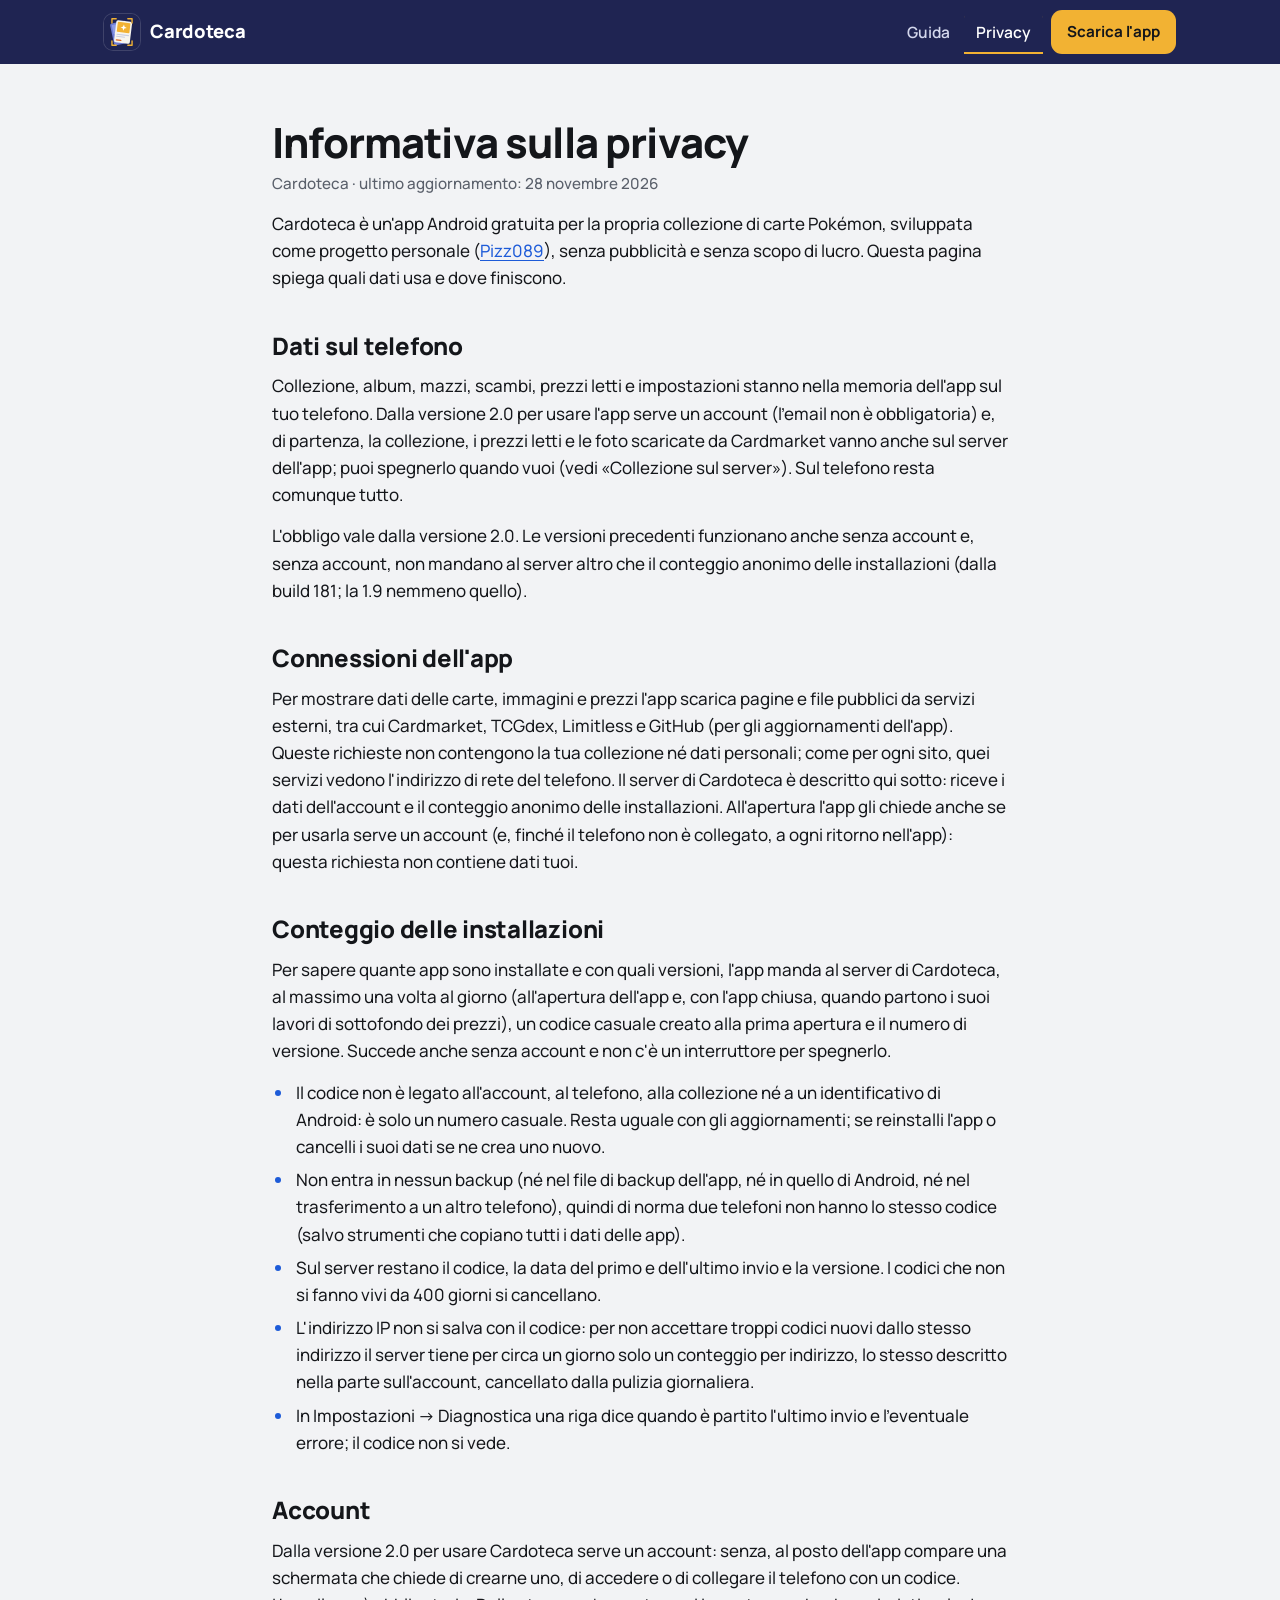
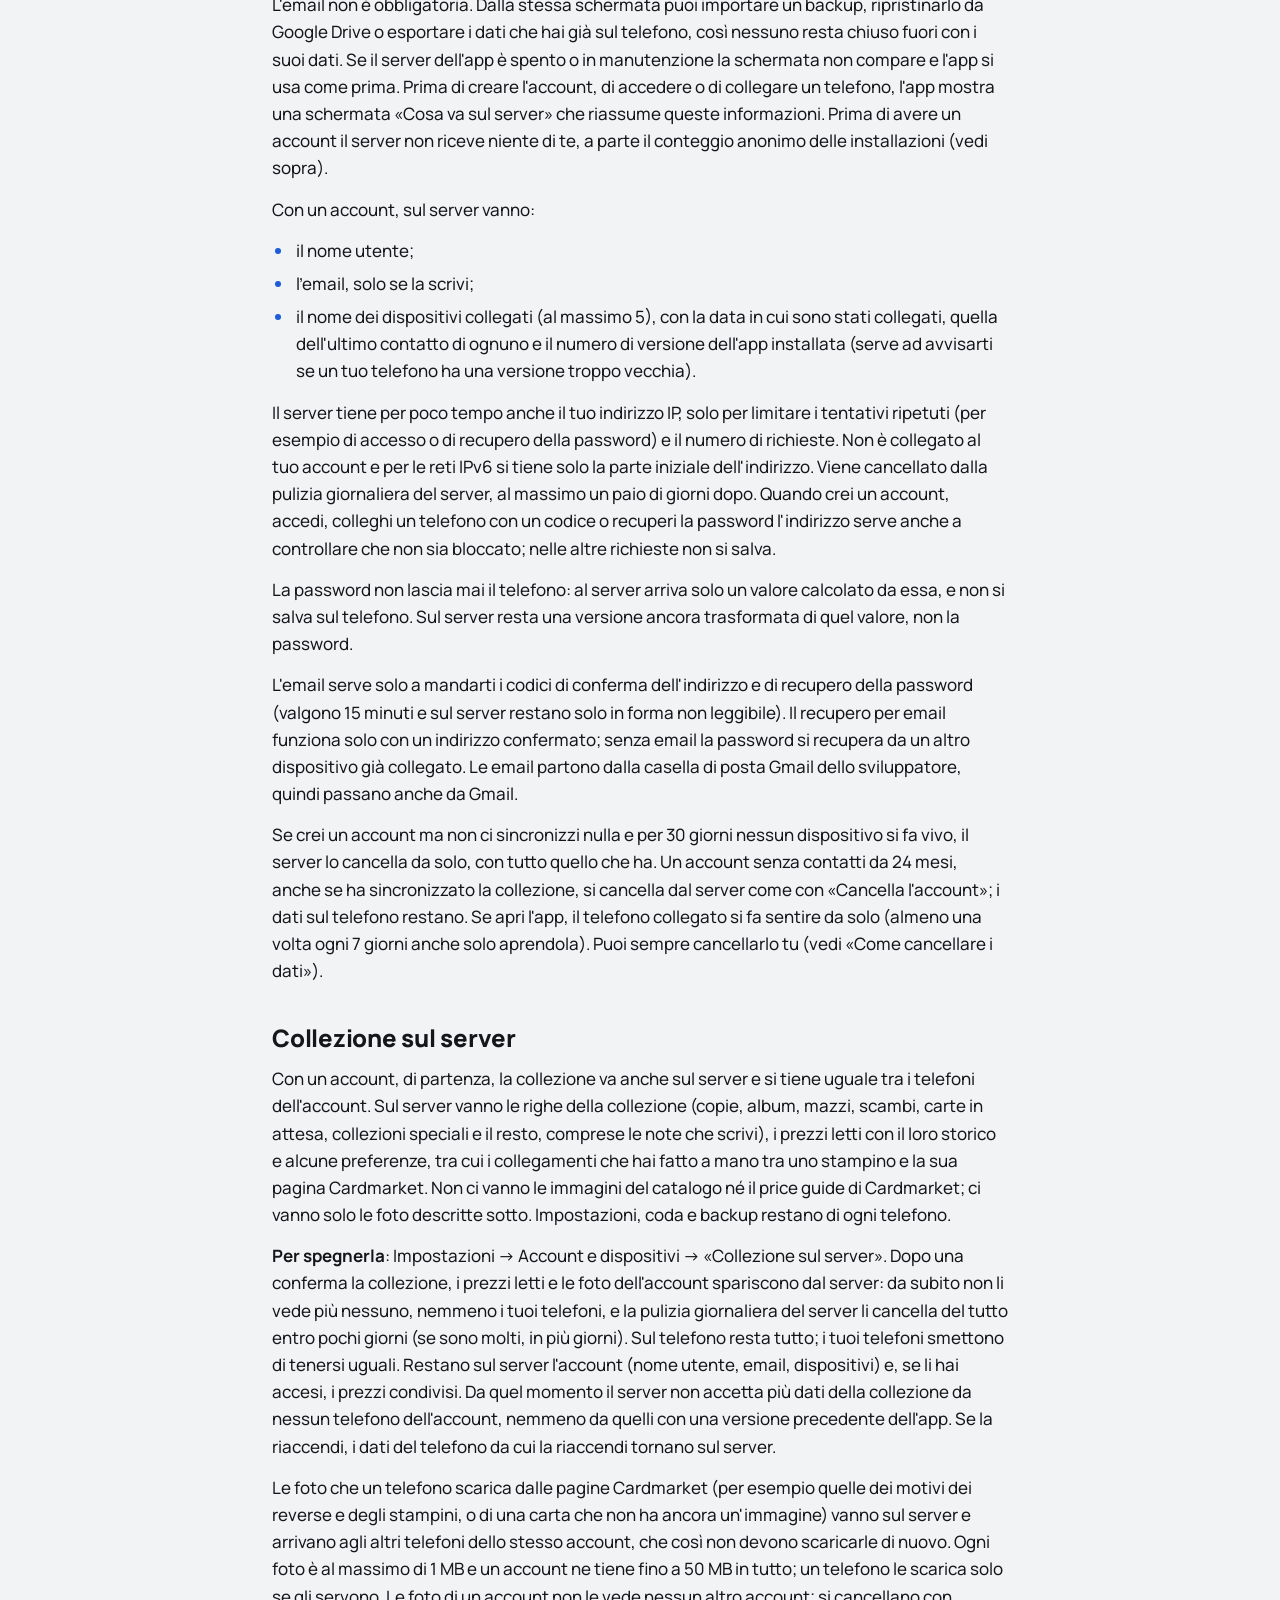
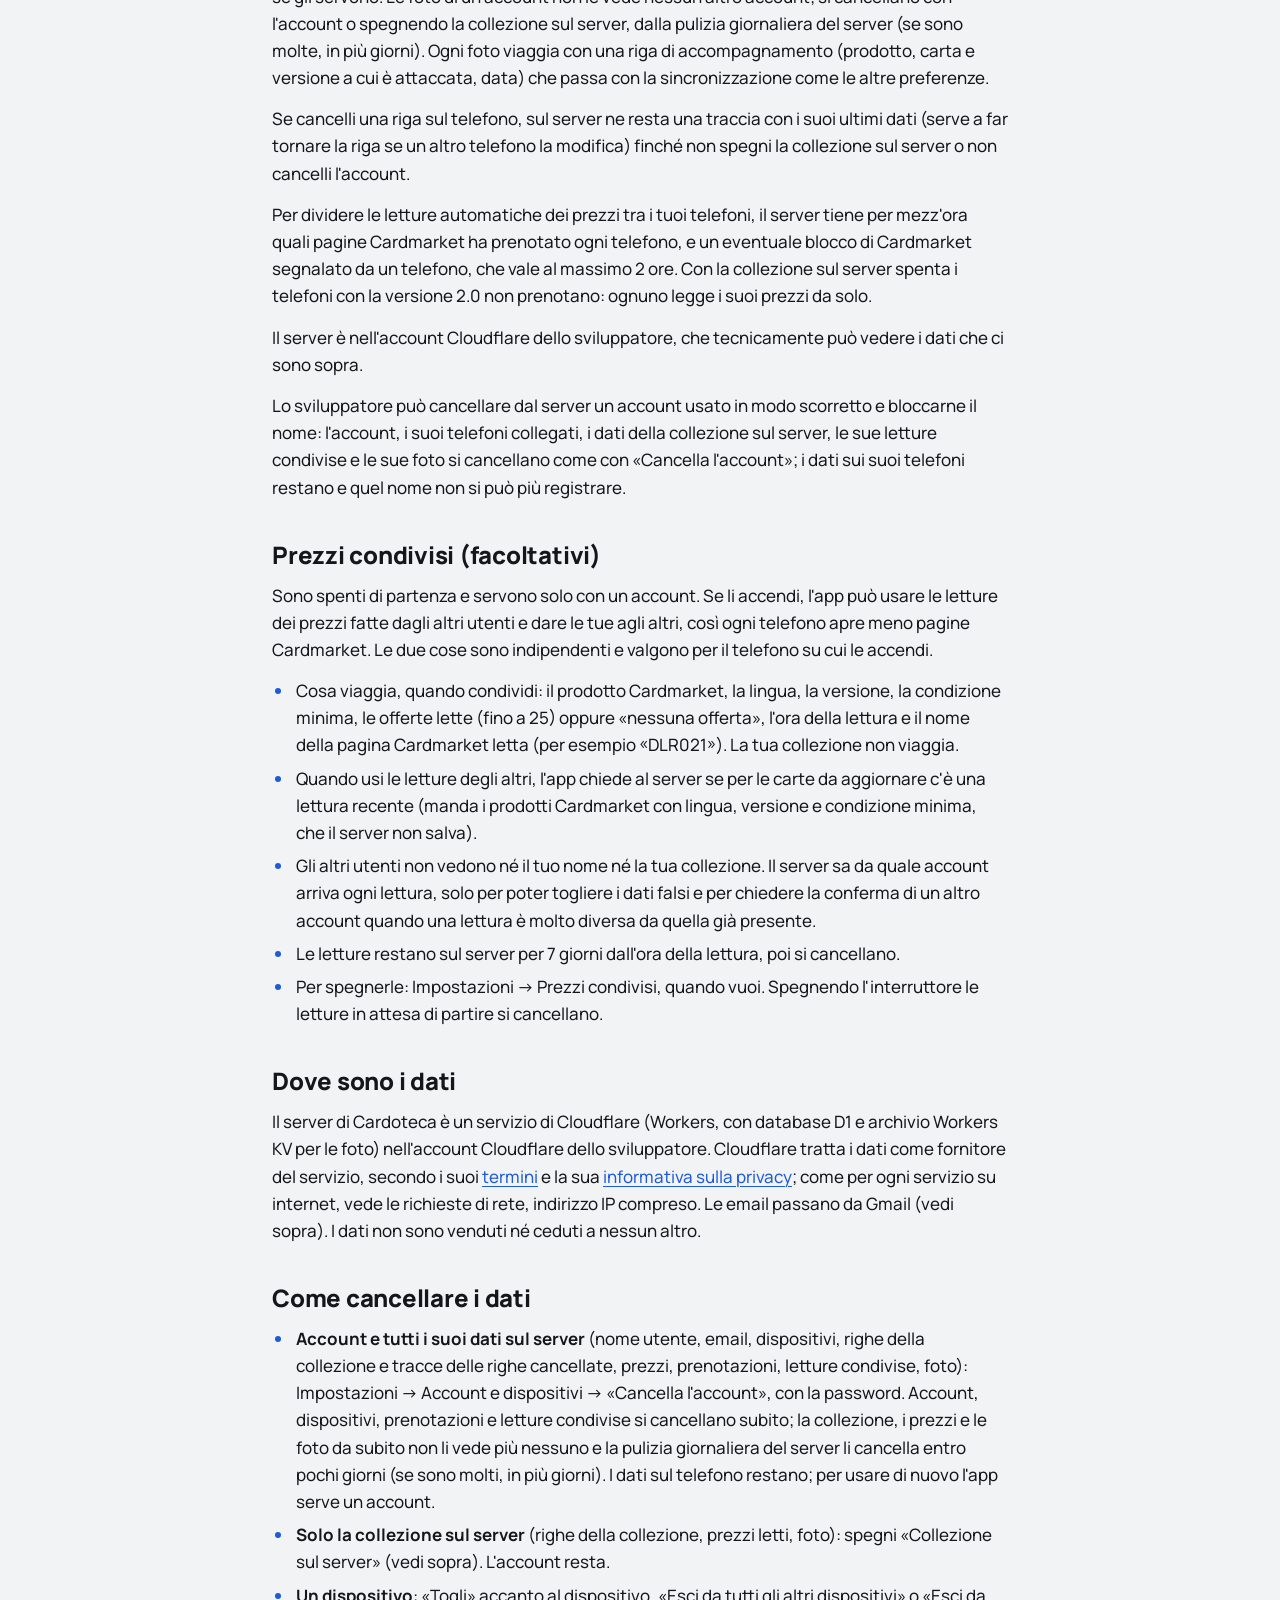
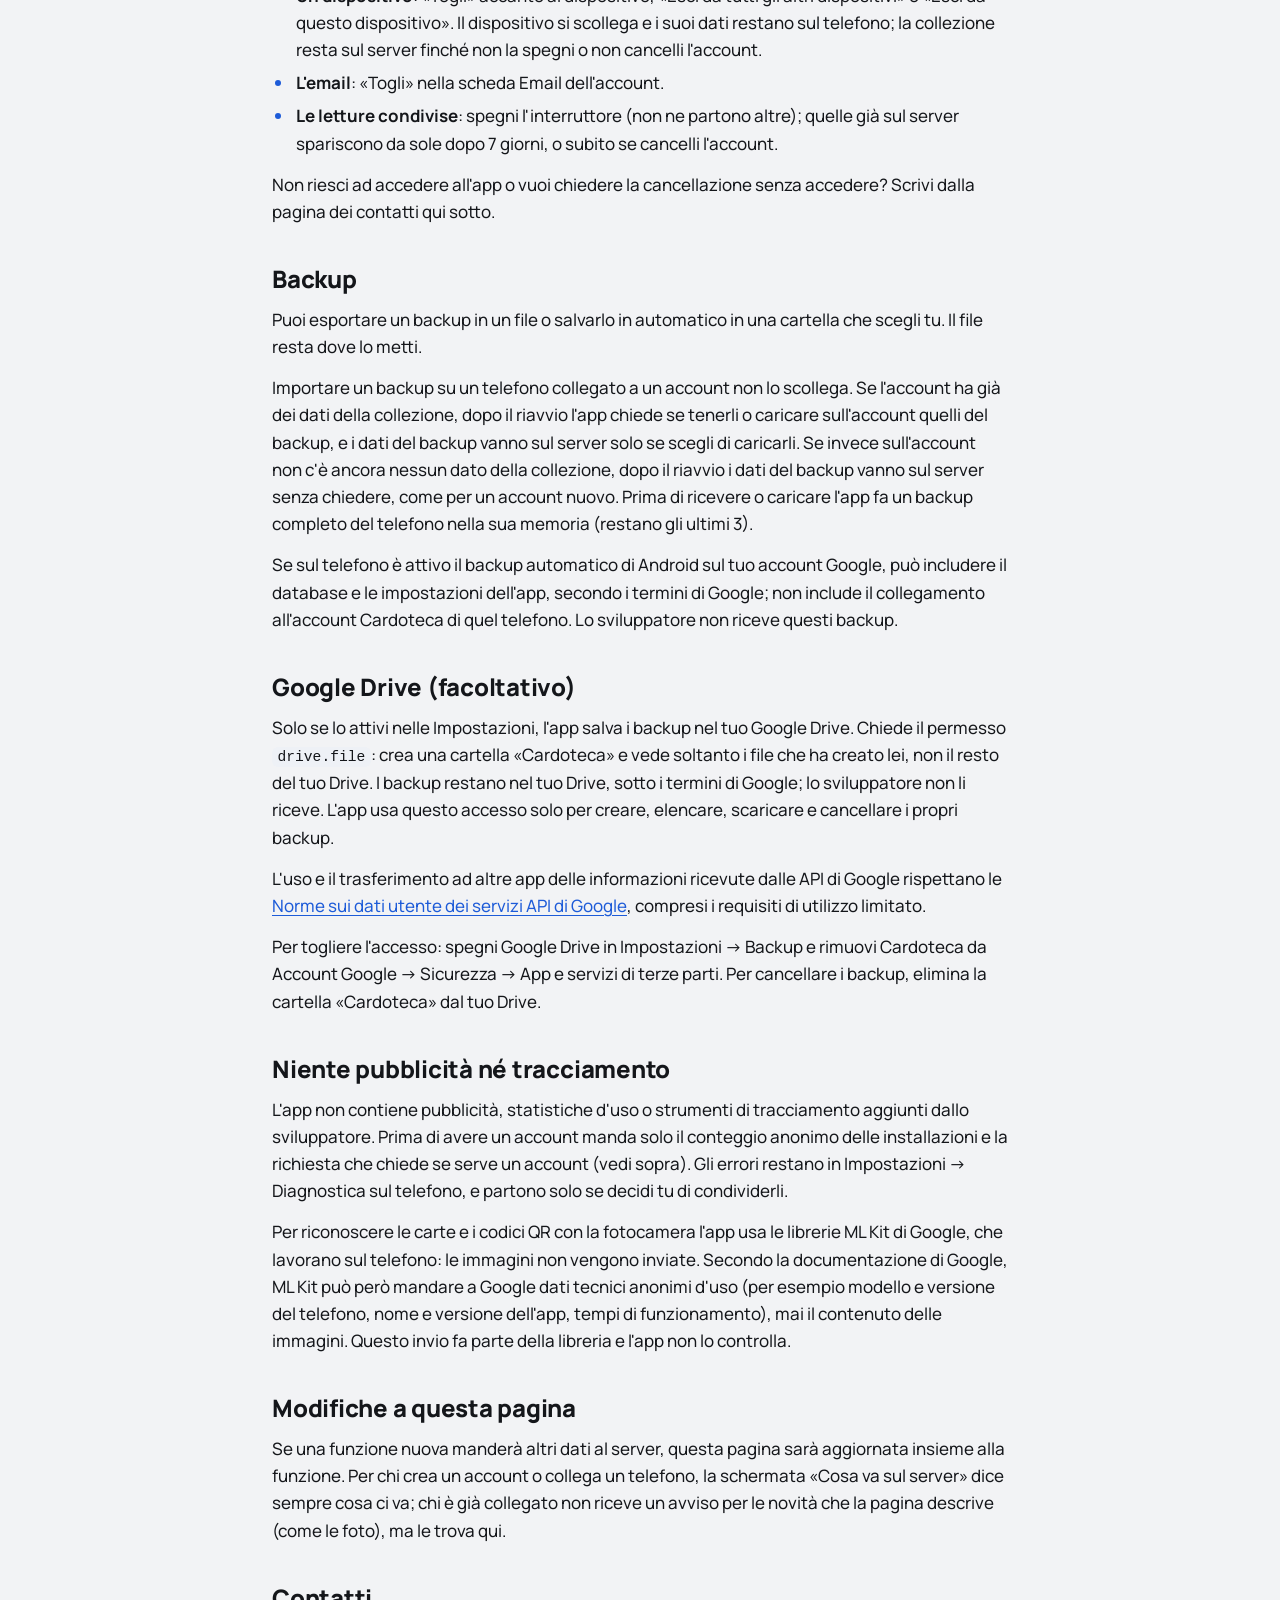
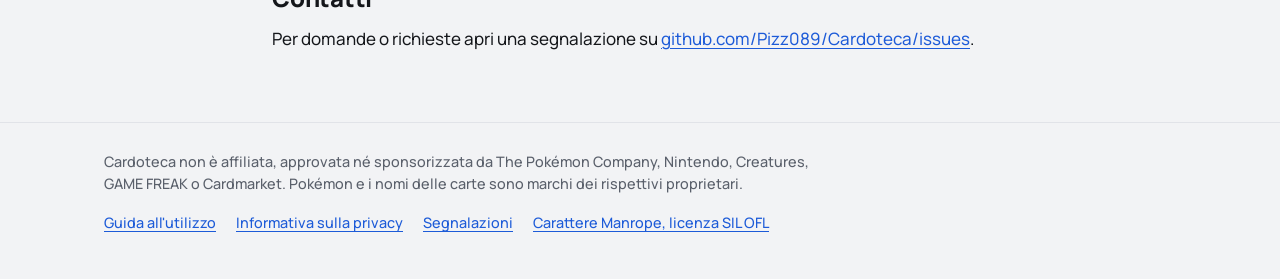
<file: docs/privacy.html>
<!doctype html>
<html lang="it">
<head>
<meta charset="utf-8">
<meta name="viewport" content="width=device-width, initial-scale=1">
<title>Privacy di Cardoteca</title>
<meta name="description" content="Informativa sulla privacy dell'app Cardoteca.">
<meta name="theme-color" content="#1F2452">
<link rel="icon" href="icon.svg" type="image/svg+xml">
<link rel="preload" href="manrope.woff2" as="font" type="font/woff2" crossorigin>
<link rel="stylesheet" href="style.css">
</head>
<body>
<header class="bar">
<div class="wrap topbar">
<a class="brand" href="index.html"><img src="icon.svg" alt="" width="36" height="36"><span>Cardoteca</span></a>
<nav class="links" aria-label="Pagine">
<a href="guida.html">Guida</a>
<a href="privacy.html" aria-current="page">Privacy</a>
</nav>
<a class="btn btn-gold btn-small" href="https://github.com/Pizz089/Cardoteca/releases/latest">Scarica l'app</a>
</div>
</header>
<main class="wrap page">
<h1>Informativa sulla privacy</h1>
<p class="muted">Cardoteca · ultimo aggiornamento: 28 novembre 2026</p>
<p>Cardoteca è un'app Android gratuita per la propria collezione di carte Pokémon, sviluppata come progetto personale
(<a href="https://github.com/Pizz089">Pizz089</a>), senza pubblicità e senza scopo di lucro. Questa pagina spiega quali
dati usa e dove finiscono.</p>

<h2>Dati sul telefono</h2>
<p>Collezione, album, mazzi, scambi, prezzi letti e impostazioni stanno nella memoria dell'app sul tuo telefono. Dalla
versione 2.0 per usare l'app serve un account (l'email non è obbligatoria) e, di partenza, la collezione, i prezzi letti e
le foto scaricate da Cardmarket vanno anche sul server dell'app; puoi spegnerlo quando vuoi (vedi «Collezione sul
server»). Sul telefono resta comunque tutto.</p>
<p>L'obbligo vale dalla versione 2.0. Le versioni precedenti funzionano anche senza account e, senza account, non mandano
al server altro che il conteggio anonimo delle installazioni (dalla build 181; la 1.9 nemmeno quello).</p>

<h2>Connessioni dell'app</h2>
<p>Per mostrare dati delle carte, immagini e prezzi l'app scarica pagine e file pubblici da servizi esterni, tra cui
Cardmarket, TCGdex, Limitless e GitHub (per gli aggiornamenti dell'app). Queste richieste non contengono la tua
collezione né dati personali; come per ogni sito, quei servizi vedono l'indirizzo di rete del telefono. Il server di
Cardoteca è descritto qui sotto: riceve i dati dell'account e il conteggio anonimo delle installazioni. All'apertura l'app
gli chiede anche se per usarla serve un account (e, finché il telefono non è collegato, a ogni ritorno nell'app): questa
richiesta non contiene dati tuoi.</p>

<h2>Conteggio delle installazioni</h2>
<p>Per sapere quante app sono installate e con quali versioni, l'app manda al server di Cardoteca, al massimo una volta al
giorno (all'apertura dell'app e, con l'app chiusa, quando partono i suoi lavori di sottofondo dei prezzi), un codice casuale
creato alla prima apertura e il numero di versione. Succede anche senza account e non c'è un interruttore per spegnerlo.</p>
<ul>
<li>Il codice non è legato all'account, al telefono, alla collezione né a un identificativo di Android: è solo un numero
casuale. Resta uguale con gli aggiornamenti; se reinstalli l'app o cancelli i suoi dati se ne crea uno nuovo.</li>
<li>Non entra in nessun backup (né nel file di backup dell'app, né in quello di Android, né nel trasferimento a un altro
telefono), quindi di norma due telefoni non hanno lo stesso codice (salvo strumenti che copiano tutti i dati delle app).</li>
<li>Sul server restano il codice, la data del primo e dell'ultimo invio e la versione. I codici che non si fanno vivi da
400 giorni si cancellano.</li>
<li>L'indirizzo IP non si salva con il codice: per non accettare troppi codici nuovi dallo stesso indirizzo il server tiene
per circa un giorno solo un conteggio per indirizzo, lo stesso descritto nella parte sull'account, cancellato dalla pulizia
giornaliera.</li>
<li>In Impostazioni → Diagnostica una riga dice quando è partito l'ultimo invio e l'eventuale errore; il codice non si vede.</li>
</ul>

<h2>Account</h2>
<p>Dalla versione 2.0 per usare Cardoteca serve un account: senza, al posto dell'app compare una schermata che chiede di
crearne uno, di accedere o di collegare il telefono con un codice. L'email non è obbligatoria. Dalla stessa schermata puoi
importare un backup, ripristinarlo da Google Drive o esportare i dati che hai già sul telefono, così nessuno resta chiuso
fuori con i suoi dati. Se il server dell'app è spento o in manutenzione la schermata non compare e l'app si usa come
prima. Prima di creare l'account, di accedere o di collegare un telefono, l'app mostra una schermata «Cosa va sul
server» che riassume queste informazioni. Prima di avere un account il server non riceve niente di te, a parte il
conteggio anonimo delle installazioni (vedi sopra).</p>
<p>Con un account, sul server vanno:</p>
<ul>
<li>il nome utente;</li>
<li>l'email, solo se la scrivi;</li>
<li>il nome dei dispositivi collegati (al massimo 5), con la data in cui sono stati collegati, quella dell'ultimo
contatto di ognuno e il numero di versione dell'app installata (serve ad avvisarti se un tuo telefono ha una versione
troppo vecchia).</li>
</ul>
<p>Il server tiene per poco tempo anche il tuo indirizzo IP, solo per limitare i tentativi ripetuti (per esempio di
accesso o di recupero della password) e il numero di richieste. Non è collegato al tuo account e per le reti IPv6 si
tiene solo la parte iniziale dell'indirizzo. Viene cancellato dalla pulizia giornaliera del server, al massimo un paio
di giorni dopo. Quando crei un account, accedi, colleghi un telefono con un codice o recuperi la password l'indirizzo
serve anche a controllare che non sia bloccato; nelle altre richieste non si salva.</p>
<p>La password non lascia mai il telefono: al server arriva solo un valore calcolato da essa, e non si salva sul
telefono. Sul server resta una versione ancora trasformata di quel valore, non la password.</p>
<p>L'email serve solo a mandarti i codici di conferma dell'indirizzo e di recupero della password (valgono 15 minuti e
sul server restano solo in forma non leggibile). Il recupero per email funziona solo con un indirizzo confermato; senza
email la password si recupera da un altro dispositivo già collegato. Le email partono dalla casella di posta Gmail dello
sviluppatore, quindi passano anche da Gmail.</p>
<p>Se crei un account ma non ci sincronizzi nulla e per 30 giorni nessun dispositivo si fa vivo, il server lo cancella da
solo, con tutto quello che ha. Un account senza contatti da 24 mesi, anche se ha sincronizzato la collezione, si cancella
dal server come con «Cancella l'account»; i dati sul telefono restano. Se apri l'app, il telefono collegato si fa sentire
da solo (almeno una volta ogni 7 giorni anche solo aprendola). Puoi sempre cancellarlo tu (vedi «Come cancellare i
dati»).</p>

<h2>Collezione sul server</h2>
<p>Con un account, di partenza, la collezione va anche sul server e si tiene uguale tra i telefoni dell'account. Sul server
vanno le righe della collezione (copie, album, mazzi, scambi, carte in attesa, collezioni speciali e il resto, comprese le
note che scrivi), i prezzi letti con il loro storico e alcune preferenze, tra cui i collegamenti che hai fatto a mano tra
uno stampino e la sua pagina Cardmarket. Non ci vanno le immagini del catalogo né il price guide di Cardmarket; ci vanno
solo le foto descritte sotto. Impostazioni, coda e backup restano di ogni telefono.</p>
<p><strong>Per spegnerla</strong>: Impostazioni → Account e dispositivi → «Collezione sul server». Dopo una conferma la
collezione, i prezzi letti e le foto dell'account spariscono dal server: da subito non li vede più nessuno, nemmeno i tuoi
telefoni, e la pulizia giornaliera del server li cancella del tutto entro pochi giorni (se sono molti, in più giorni). Sul
telefono resta tutto; i tuoi telefoni smettono di tenersi uguali. Restano sul server l'account (nome utente, email,
dispositivi) e, se li hai accesi, i prezzi condivisi. Da quel momento il server non accetta più dati della collezione da
nessun telefono dell'account, nemmeno da quelli con una versione precedente dell'app. Se la riaccendi, i dati del
telefono da cui la riaccendi tornano sul server.</p>
<p>Le foto che un telefono scarica dalle pagine Cardmarket (per esempio quelle dei motivi dei reverse e degli stampini, o di
una carta che non ha ancora un'immagine) vanno sul server e arrivano agli altri telefoni dello stesso account, che così non
devono scaricarle di nuovo. Ogni foto è al massimo di 1 MB e un account ne tiene fino a 50 MB in tutto; un telefono le scarica
solo se gli servono. Le foto di un account non le vede nessun altro account; si cancellano con l'account o spegnendo la
collezione sul server, dalla pulizia giornaliera del server (se sono molte, in più giorni). Ogni foto viaggia con una riga
di accompagnamento (prodotto, carta e versione a cui è attaccata, data) che passa con la sincronizzazione come le altre
preferenze.</p>
<p>Se cancelli una riga sul telefono, sul server ne resta una traccia con i suoi ultimi dati (serve a far tornare la riga
se un altro telefono la modifica) finché non spegni la collezione sul server o non cancelli l'account.</p>
<p>Per dividere le letture automatiche dei prezzi tra i tuoi telefoni, il server tiene per mezz'ora quali pagine
Cardmarket ha prenotato ogni telefono, e un eventuale blocco di Cardmarket segnalato da un telefono, che vale al massimo 2
ore. Con la collezione sul server spenta i telefoni con la versione 2.0 non prenotano: ognuno legge i suoi prezzi da
solo.</p>
<p>Il server è nell'account Cloudflare dello sviluppatore, che tecnicamente può vedere i dati che ci sono sopra.</p>
<p>Lo sviluppatore può cancellare dal server un account usato in modo scorretto e bloccarne il nome: l'account, i suoi
telefoni collegati, i dati della collezione sul server, le sue letture condivise e le sue foto si cancellano come con
«Cancella l'account»; i dati sui suoi telefoni restano e quel nome non si può più registrare.</p>

<h2>Prezzi condivisi (facoltativi)</h2>
<p>Sono spenti di partenza e servono solo con un account. Se li accendi, l'app può usare le letture dei prezzi fatte
dagli altri utenti e dare le tue agli altri, così ogni telefono apre meno pagine Cardmarket. Le due cose sono
indipendenti e valgono per il telefono su cui le accendi.</p>
<ul>
<li>Cosa viaggia, quando condividi: il prodotto Cardmarket, la lingua, la versione, la condizione minima, le offerte
lette (fino a 25) oppure «nessuna offerta», l'ora della lettura e il nome della pagina Cardmarket letta (per esempio
«DLR021»). La tua collezione non viaggia.</li>
<li>Quando usi le letture degli altri, l'app chiede al server se per le carte da aggiornare c'è una lettura recente
(manda i prodotti Cardmarket con lingua, versione e condizione minima, che il server non salva).</li>
<li>Gli altri utenti non vedono né il tuo nome né la tua collezione. Il server sa da quale account arriva ogni lettura,
solo per poter togliere i dati falsi e per chiedere la conferma di un altro account quando una lettura è molto diversa
da quella già presente.</li>
<li>Le letture restano sul server per 7 giorni dall'ora della lettura, poi si cancellano.</li>
<li>Per spegnerle: Impostazioni → Prezzi condivisi, quando vuoi. Spegnendo l'interruttore le letture in attesa di
partire si cancellano.</li>
</ul>

<h2>Dove sono i dati</h2>
<p>Il server di Cardoteca è un servizio di Cloudflare (Workers, con database D1 e archivio Workers KV per le foto)
nell'account Cloudflare dello sviluppatore. Cloudflare tratta i dati come fornitore del servizio, secondo i suoi
<a href="https://www.cloudflare.com/terms/">termini</a> e la sua
<a href="https://www.cloudflare.com/privacypolicy/">informativa sulla privacy</a>; come per ogni servizio su internet,
vede le richieste di rete, indirizzo IP compreso. Le email passano da Gmail (vedi sopra). I dati non sono venduti né
ceduti a nessun altro.</p>

<h2>Come cancellare i dati</h2>
<ul>
<li><strong>Account e tutti i suoi dati sul server</strong> (nome utente, email, dispositivi, righe della collezione e
tracce delle righe cancellate, prezzi, prenotazioni, letture condivise, foto): Impostazioni → Account e dispositivi →
«Cancella l'account», con la password. Account, dispositivi, prenotazioni e letture condivise si cancellano subito; la
collezione, i prezzi e le foto da subito non li vede più nessuno e la pulizia giornaliera del server li cancella entro
pochi giorni (se sono molti, in più giorni). I dati sul telefono restano; per usare di nuovo l'app serve un account.</li>
<li><strong>Solo la collezione sul server</strong> (righe della collezione, prezzi letti, foto): spegni «Collezione sul
server» (vedi sopra). L'account resta.</li>
<li><strong>Un dispositivo</strong>: «Togli» accanto al dispositivo, «Esci da tutti gli altri dispositivi» o «Esci da
questo dispositivo». Il dispositivo si scollega e i suoi dati restano sul telefono; la collezione resta sul server finché
non la spegni o non cancelli l'account.</li>
<li><strong>L'email</strong>: «Togli» nella scheda Email dell'account.</li>
<li><strong>Le letture condivise</strong>: spegni l'interruttore (non ne partono altre); quelle già sul server spariscono
da sole dopo 7 giorni, o subito se cancelli l'account.</li>
</ul>
<p>Non riesci ad accedere all'app o vuoi chiedere la cancellazione senza accedere? Scrivi dalla pagina dei contatti
qui sotto.</p>

<h2>Backup</h2>
<p>Puoi esportare un backup in un file o salvarlo in automatico in una cartella che scegli tu. Il file resta dove lo
metti.</p>
<p>Importare un backup su un telefono collegato a un account non lo scollega. Se l'account ha già dei dati della
collezione, dopo il riavvio l'app chiede se tenerli o caricare sull'account quelli del backup, e i dati del backup vanno
sul server solo se scegli di caricarli. Se invece sull'account non c'è ancora nessun dato della collezione, dopo il
riavvio i dati del backup vanno sul server senza chiedere, come per un account nuovo. Prima di ricevere o caricare l'app
fa un backup completo del telefono nella sua memoria (restano gli ultimi 3).</p>
<p>Se sul telefono è attivo il backup automatico di Android sul tuo account Google, può includere il database e le
impostazioni dell'app, secondo i termini di Google; non include il collegamento all'account Cardoteca di quel telefono.
Lo sviluppatore non riceve questi backup.</p>

<h2>Google Drive (facoltativo)</h2>
<p>Solo se lo attivi nelle Impostazioni, l'app salva i backup nel tuo Google Drive. Chiede il permesso
<code>drive.file</code>: crea una cartella «Cardoteca» e vede soltanto i file che ha creato lei, non il resto del tuo
Drive. I backup restano nel tuo Drive, sotto i termini di Google; lo sviluppatore non li riceve. L'app usa questo accesso
solo per creare, elencare, scaricare e cancellare i propri backup.</p>
<p>L'uso e il trasferimento ad altre app delle informazioni ricevute dalle API di Google rispettano le
<a href="https://developers.google.com/terms/api-services-user-data-policy">Norme sui dati utente dei servizi API di
Google</a>, compresi i requisiti di utilizzo limitato.</p>
<p>Per togliere l'accesso: spegni Google Drive in Impostazioni → Backup e rimuovi Cardoteca da Account Google →
Sicurezza → App e servizi di terze parti. Per cancellare i backup, elimina la cartella «Cardoteca» dal tuo Drive.</p>

<h2>Niente pubblicità né tracciamento</h2>
<p>L'app non contiene pubblicità, statistiche d'uso o strumenti di tracciamento aggiunti dallo sviluppatore. Prima di avere
un account manda solo il conteggio anonimo delle installazioni e la richiesta che chiede se serve un account (vedi sopra).
Gli errori restano in
Impostazioni → Diagnostica sul telefono, e partono solo se decidi tu di condividerli.</p>
<p>Per riconoscere le carte e i codici QR con la fotocamera l'app usa le librerie ML Kit di Google, che lavorano sul
telefono: le immagini non vengono inviate. Secondo la documentazione di Google, ML Kit può però mandare a Google dati
tecnici anonimi d'uso (per esempio modello e versione del telefono, nome e versione dell'app, tempi di
funzionamento), mai il contenuto delle immagini. Questo invio fa parte della libreria e l'app non lo controlla.</p>

<h2>Modifiche a questa pagina</h2>
<p>Se una funzione nuova manderà altri dati al server, questa pagina sarà aggiornata insieme alla funzione. Per chi crea un
account o collega un telefono, la schermata «Cosa va sul server» dice sempre cosa ci va; chi è già collegato non riceve un avviso
per le novità che la pagina descrive (come le foto), ma le trova qui.</p>

<h2>Contatti</h2>
<p>Per domande o richieste apri una segnalazione su
<a href="https://github.com/Pizz089/Cardoteca/issues">github.com/Pizz089/Cardoteca/issues</a>.</p>

</main>

<footer class="site-foot">
<div class="wrap">
<p>Cardoteca non è affiliata, approvata né sponsorizzata da The Pokémon Company, Nintendo, Creatures, GAME FREAK o
Cardmarket. Pokémon e i nomi delle carte sono marchi dei rispettivi proprietari.</p>
<nav class="foot-links" aria-label="Altre pagine">
<a href="guida.html">Guida all'utilizzo</a>
<a href="privacy.html">Informativa sulla privacy</a>
<a href="https://github.com/Pizz089/Cardoteca/issues">Segnalazioni</a>
<a href="manrope-OFL.txt">Carattere Manrope, licenza SIL OFL</a>
</nav>
</div>
</footer>
</body>
</html>
</file>
<file: docs/style.css>
/* Sito pubblico di Cardoteca: colori, carattere e icona dell'app (ui/theme/Palette.kt, res/font/manrope.ttf). */

@font-face {
  font-family: "Manrope";
  src: url("manrope.woff2") format("woff2");
  font-weight: 200 800;
  font-style: normal;
  font-display: swap;
}

:root {
  color-scheme: light dark;
  /* Fascia notte, il fondo dell'icona */
  --night: #1F2452;
  --night-line: rgba(255, 255, 255, 0.14);
  --night-ink: #FFFFFF;
  --night-text: #D3D7EC;
  --night-muted: #A9B0D0;
  --night-link: #8AB0FF;
  --gold: #F2B233;
  --gold-hover: #F7C658;
  --on-gold: #14161A;
  /* Pagina */
  --bg: #F2F3F5;
  --surface: #FFFFFF;
  --ink: #14161A;
  --muted: #5A606B;
  --line: #E1E3E8;
  --line-strong: #C5CAD3;
  --link: #1D5BD8;
  --link-hover: #1646A8;
  --tint: #E3EBFB;
  --tint-ink: #1646A8;
  --pocket: #F6F7F9;
  --code: #EEF1F6;
  --note: #FDF3DC;
  --focus: #1D5BD8;
  --bar-h: 64px;
  --font: "Manrope", system-ui, -apple-system, "Segoe UI", Roboto, sans-serif;
}

@media (prefers-color-scheme: dark) {
  :root {
    --night: #181C40;
    --bg: #111317;
    --surface: #1B1E23;
    --ink: #ECEEF2;
    --muted: #A5ABB5;
    --line: #2C3037;
    --line-strong: #3A3F47;
    --link: #8AB0FF;
    --link-hover: #B6CDFF;
    --tint: #1E3155;
    --tint-ink: #D6E2FF;
    --pocket: #16191D;
    --code: #252930;
    --note: #2A2415;
    --focus: #8AB0FF;
  }
}

* { box-sizing: border-box; }

html { -webkit-text-size-adjust: 100%; text-size-adjust: 100%; }

body {
  margin: 0;
  background: var(--bg);
  color: var(--ink);
  font-family: var(--font);
  font-size: 17px;
  font-weight: 450;
  line-height: 1.6;
  overflow-wrap: break-word;
}

h1, h2, h3 { line-height: 1.2; letter-spacing: -0.01em; }
h1 { font-weight: 800; }
h2 { font-weight: 800; }
h3 { font-weight: 700; }

a { color: var(--link); text-decoration-thickness: 1px; text-underline-offset: 0.18em; }
a:hover { color: var(--link-hover); text-decoration-thickness: 2px; }
:focus-visible { outline: 3px solid var(--focus); outline-offset: 2px; border-radius: 4px; }

.wrap { width: 100%; max-width: 1120px; margin: 0 auto; padding: 0 24px; }

/* Barra in alto: icona, nome, pagine */
.topbar { display: flex; flex-wrap: wrap; align-items: center; gap: 4px 8px; min-height: var(--bar-h); }
.brand {
  display: inline-flex; align-items: center; gap: 10px; min-height: 44px; margin-right: auto;
  color: var(--night-ink); text-decoration: none; font-weight: 800; font-size: 1.15rem; letter-spacing: -0.01em;
}
.brand:hover { color: var(--night-ink); }
.brand img { display: block; width: 36px; height: 36px; border-radius: 9px; box-shadow: 0 0 0 1px var(--night-line); }
.links { display: flex; flex-wrap: wrap; gap: 2px; }
.links a {
  display: inline-flex; align-items: center; min-height: 44px; padding: 0 12px; border-radius: 10px;
  color: var(--night-text); font-weight: 600; font-size: 0.97rem; text-decoration: none;
}
.links a:hover { color: var(--night-ink); background: rgba(255, 255, 255, 0.08); }
.links a[aria-current="page"] { color: var(--night-ink); box-shadow: inset 0 -2px 0 var(--gold); border-radius: 10px 10px 0 0; }
.band :focus-visible, .bar :focus-visible { outline-color: var(--gold); }

/* Pulsanti */
.btn {
  display: inline-flex; align-items: center; justify-content: center; gap: 8px; min-height: 48px; padding: 0 22px;
  border-radius: 12px; font-weight: 700; font-size: 1rem; line-height: 1.2; text-decoration: none; text-align: center;
}
.btn-gold { background: var(--gold); color: var(--on-gold); }
.btn-gold:hover { background: var(--gold-hover); color: var(--on-gold); }
.btn-ghost { color: var(--night-link); box-shadow: inset 0 0 0 1.5px rgba(138, 176, 255, 0.55); }
.btn-ghost:hover { color: #B6CDFF; background: rgba(138, 176, 255, 0.1); box-shadow: inset 0 0 0 1.5px #8AB0FF; }
.btn-icon { width: 20px; height: 20px; flex: none; margin-left: -4px; }
.btn-small { min-height: 44px; padding: 0 16px; font-size: 0.95rem; border-radius: 11px; }
@media (prefers-reduced-motion: no-preference) {
  .btn, .links a { transition: background-color 0.15s ease, color 0.15s ease, box-shadow 0.15s ease; }
}

/* Home: fascia notte con l'arte dell'icona */
.band { background: var(--night); color: var(--night-text); }
.hero {
  display: grid; grid-template-columns: minmax(0, 1fr) minmax(0, min(400px, 34vw)); align-items: center; gap: 24px 56px;
  padding-top: 40px; padding-bottom: 72px;
}
.hero-text { grid-column: 1; grid-row: 1; max-width: 36rem; }
.hero-art { grid-column: 2; grid-row: 1; display: block; width: 100%; max-width: 400px; height: auto; justify-self: end; margin-right: -12px; }
.hero h1 {
  margin: 0 0 20px; color: var(--night-ink); font-size: clamp(2.3rem, 1.2rem + 3.4vw, 3.6rem); line-height: 1.06;
  letter-spacing: -0.025em; max-width: 8.6em;
}
.lead { margin: 0 0 28px; font-size: 1.16rem; line-height: 1.55; color: var(--night-text); max-width: 33em; }
.actions { display: flex; flex-wrap: wrap; gap: 12px; margin: 0 0 16px; }
.req { margin: 0; font-size: 0.92rem; font-weight: 500; color: var(--night-muted); }

/* Home: contenuto */
.home { padding-top: 56px; padding-bottom: 40px; }
.home h2 { font-size: 1.75rem; margin: 0 0 20px; }
.features { margin-bottom: 64px; }
.prose { max-width: 42rem; margin-bottom: 40px; }
.prose h2 { font-size: 1.35rem; margin: 0 0 8px; }
.prose p { margin: 0; }

/* «Cosa fa»: un foglio d'album con le tasche (fori degli anelli a sinistra) */
.sheet {
  list-style: none; margin: 0; padding: 28px 28px 28px 64px; position: relative;
  display: grid; grid-template-columns: repeat(3, minmax(0, 1fr)); gap: 16px;
  background: var(--surface); border: 1px solid var(--line); border-radius: 18px;
}
.sheet::before {
  content: ""; position: absolute; left: 22px; top: 28px; bottom: 28px; width: 18px;
  background: radial-gradient(circle, var(--bg) 0 6px, var(--line-strong) 6px 7.5px, transparent 8px) center / 18px 33.333% repeat-y;
}
.pocket {
  position: relative; min-height: 11.5rem; padding: 30px 22px 22px;
  background: var(--pocket); border: 1px solid var(--line-strong); border-radius: 3px 3px 12px 12px;
}
.pocket::before {
  /* la bocca della tasca, con lo scavo per il pollice */
  content: ""; position: absolute; top: -1px; left: 50%; width: 46px; height: 13px; transform: translateX(-50%);
  background: var(--surface); border: 1px solid var(--line-strong); border-top: 0; border-radius: 0 0 23px 23px;
}
.pocket h3 { margin: 0 0 8px; font-size: 1.1rem; }
.pocket p { margin: 0; font-size: 0.96rem; font-weight: 500; line-height: 1.55; color: var(--muted); }

/* Pagine interne: barra notte bassa */
.bar { background: var(--night); }
.bar .btn-small { order: 3; }

/* Piè di pagina */
.site-foot { border-top: 1px solid var(--line); color: var(--muted); font-size: 0.9rem; font-weight: 500; line-height: 1.55; padding: 28px 0 40px; }
.site-foot p { margin: 0 0 12px; max-width: 46rem; }
.foot-links { display: flex; flex-wrap: wrap; gap: 4px 20px; }
.foot-links a { display: inline-flex; align-items: center; min-height: 32px; }

/* Guida e privacy: testo */
.doc, .page { padding-top: 40px; padding-bottom: 56px; }
.doc-head h1, .page h1 { font-size: clamp(2rem, 1.5rem + 1.6vw, 2.6rem); line-height: 1.1; letter-spacing: -0.02em; margin: 0 0 6px; }
.muted { color: var(--muted); font-size: 0.95rem; font-weight: 500; margin: 0 0 20px; }
.page { max-width: 784px; }
.doc-head p:last-child { margin-bottom: 0; }
.doc-body, .page { --measure: 68ch; }
.doc-body > section, .page > * { max-width: var(--measure); }
.doc-body section { scroll-margin-top: 20px; padding-top: 36px; margin-top: 36px; border-top: 1px solid var(--line); }
.doc-body section:first-child { margin-top: 0; }
.doc-body h2, .page h2 { font-size: 1.5rem; margin: 0 0 12px; }
.page h2 { margin-top: 40px; }
.doc-body h3 { font-size: 1.12rem; margin: 28px 0 8px; }
.doc-body h2 + h3 { margin-top: 16px; }
.doc-body p, .page p { margin: 0 0 14px; }
.doc-body ul, .page ul { margin: 0 0 14px; padding-left: 1.3em; }
.doc-body ul li, .page ul li { margin: 0 0 6px; padding-left: 2px; }
.doc-body li::marker, .page li::marker { color: var(--link); }
.doc-body ol, .page ol { list-style: none; counter-reset: passo; margin: 0 0 16px; padding: 0; }
.doc-body ol > li, .page ol > li { counter-increment: passo; position: relative; padding-left: 40px; margin: 0 0 10px; }
.doc-body ol > li::before, .page ol > li::before {
  content: counter(passo); position: absolute; left: 0; top: 0.1em; width: 26px; height: 26px; border-radius: 50%;
  display: flex; align-items: center; justify-content: center;
  background: var(--tint); color: var(--tint-ink); font-size: 0.82rem; font-weight: 800; line-height: 1;
}
.doc-body details ol > li, .doc-body details ul { margin-bottom: 8px; }
code {
  font-family: ui-monospace, "SFMono-Regular", Menlo, Consolas, "Liberation Mono", monospace; font-size: 0.86em;
  background: var(--code); border-radius: 6px; padding: 0.12em 0.38em; overflow-wrap: anywhere;
}
.note { margin: 18px 0; padding: 12px 16px; background: var(--note); border-left: 4px solid var(--gold); border-radius: 4px 10px 10px 4px; }
.back { font-size: 0.92rem; margin: 16px 0 0; }
.back a { display: inline-flex; align-items: center; min-height: 40px; }
details { margin: 0 0 10px; padding: 0 18px; background: var(--surface); border: 1px solid var(--line); border-radius: 12px; }
summary {
  display: flex; align-items: center; justify-content: space-between; gap: 16px; min-height: 52px; margin: 0 -18px;
  padding: 12px 18px; cursor: pointer; font-weight: 700; list-style: none; border-radius: 11px;
}
summary::-webkit-details-marker { display: none; }
summary::after {
  content: ""; flex: none; width: 9px; height: 9px; margin-right: 4px; border-right: 2px solid var(--muted);
  border-bottom: 2px solid var(--muted); transform: translateY(-3px) rotate(45deg);
}
details[open] summary::after { transform: translateY(2px) rotate(-135deg); }
.doc-body details > :last-child { margin-bottom: 18px; }
details[open] summary { padding-bottom: 6px; }

/* Indice della guida */
.toc { margin: 28px 0 40px; padding: 18px 20px 14px; background: var(--surface); border: 1px solid var(--line); border-radius: 14px; }
.toc h2 { font-size: 1.05rem; margin: 0 0 8px; }
.toc ol { list-style: none; counter-reset: voce; margin: 0; padding: 0; }
.toc li { counter-increment: voce; }
.toc a {
  display: flex; align-items: baseline; gap: 10px; padding: 8px 8px; margin: 0 -8px; border-radius: 8px;
  color: var(--ink); text-decoration: none; line-height: 1.35;
}
.toc a::before { content: counter(voce); flex: none; min-width: 1.4em; color: var(--muted); font-size: 0.85rem; font-weight: 700; font-variant-numeric: tabular-nums; }
.toc a:hover { background: var(--tint); color: var(--tint-ink); }
@media (min-width: 600px) and (max-width: 999px) {
  .toc ol { columns: 2; column-gap: 24px; }
  .toc li { break-inside: avoid; }
}

/* Computer: guida a due colonne con l'indice fisso, barra fissa */
@media (min-width: 1000px) {
  .bar { position: sticky; top: 0; z-index: 10; }
  .doc { display: grid; grid-template-columns: 270px minmax(0, 1fr); column-gap: 56px; align-items: start; }
  .doc-head { grid-column: 2; grid-row: 1; max-width: 68ch; }
  .toc {
    grid-column: 1; grid-row: 1 / span 2; position: sticky; top: calc(var(--bar-h) + 28px);
    max-height: calc(100vh - var(--bar-h) - 56px); overflow-y: auto; margin: 4px 0 0; padding: 0;
    background: none; border: 0; border-radius: 0;
  }
  .toc h2 { font-size: 0.95rem; margin: 0 0 6px; color: var(--muted); font-weight: 700; }
  .toc a { padding: 6px 10px; margin: 0; font-size: 0.93rem; }
  .doc-body { grid-column: 2; grid-row: 2; margin-top: 40px; }
  .doc-body section { scroll-margin-top: calc(var(--bar-h) + 24px); }
  .back { display: none; }
  .page { padding-top: 56px; }
}

/* Telefono */
@media (max-width: 760px) {
  .hero { grid-template-columns: minmax(0, 1fr); padding-top: 8px; padding-bottom: 48px; gap: 20px; }
  .hero-art { grid-column: 1; grid-row: 1; width: 168px; justify-self: start; margin: 0 0 0 -10px; }
  .hero-text { grid-row: 2; }
  .sheet { grid-template-columns: repeat(2, minmax(0, 1fr)); padding: 20px; gap: 14px; }
  .sheet::before { display: none; }
  .pocket { min-height: 0; }
}
@media (max-width: 599px) {
  .wrap { padding: 0 16px; }
  body { font-size: 16.5px; }
  .bar .topbar { padding-top: 6px; }
  .bar .links { order: 4; flex-basis: 100%; margin-left: -12px; padding-bottom: 6px; }
  .home { padding-top: 40px; }
  .home h2 { font-size: 1.5rem; }
  .lead { font-size: 1.08rem; }
  .actions .btn { flex: 1 1 auto; }
  .band .links { flex-basis: 100%; margin-left: -12px; }
  .doc, .page { padding-top: 28px; }
}
@media (max-width: 520px) {
  .sheet { grid-template-columns: minmax(0, 1fr); padding: 16px; }
  .pocket { padding: 26px 18px 18px; }
}
@media (max-width: 380px) {
  .brand { font-size: 1.05rem; }
  .links a { padding: 0 10px; }
  .band .links, .bar .links { margin-left: -10px; }
  .sheet { padding: 12px; gap: 12px; border-radius: 14px; }
  .pocket { padding: 24px 16px 16px; }
}
</file>
